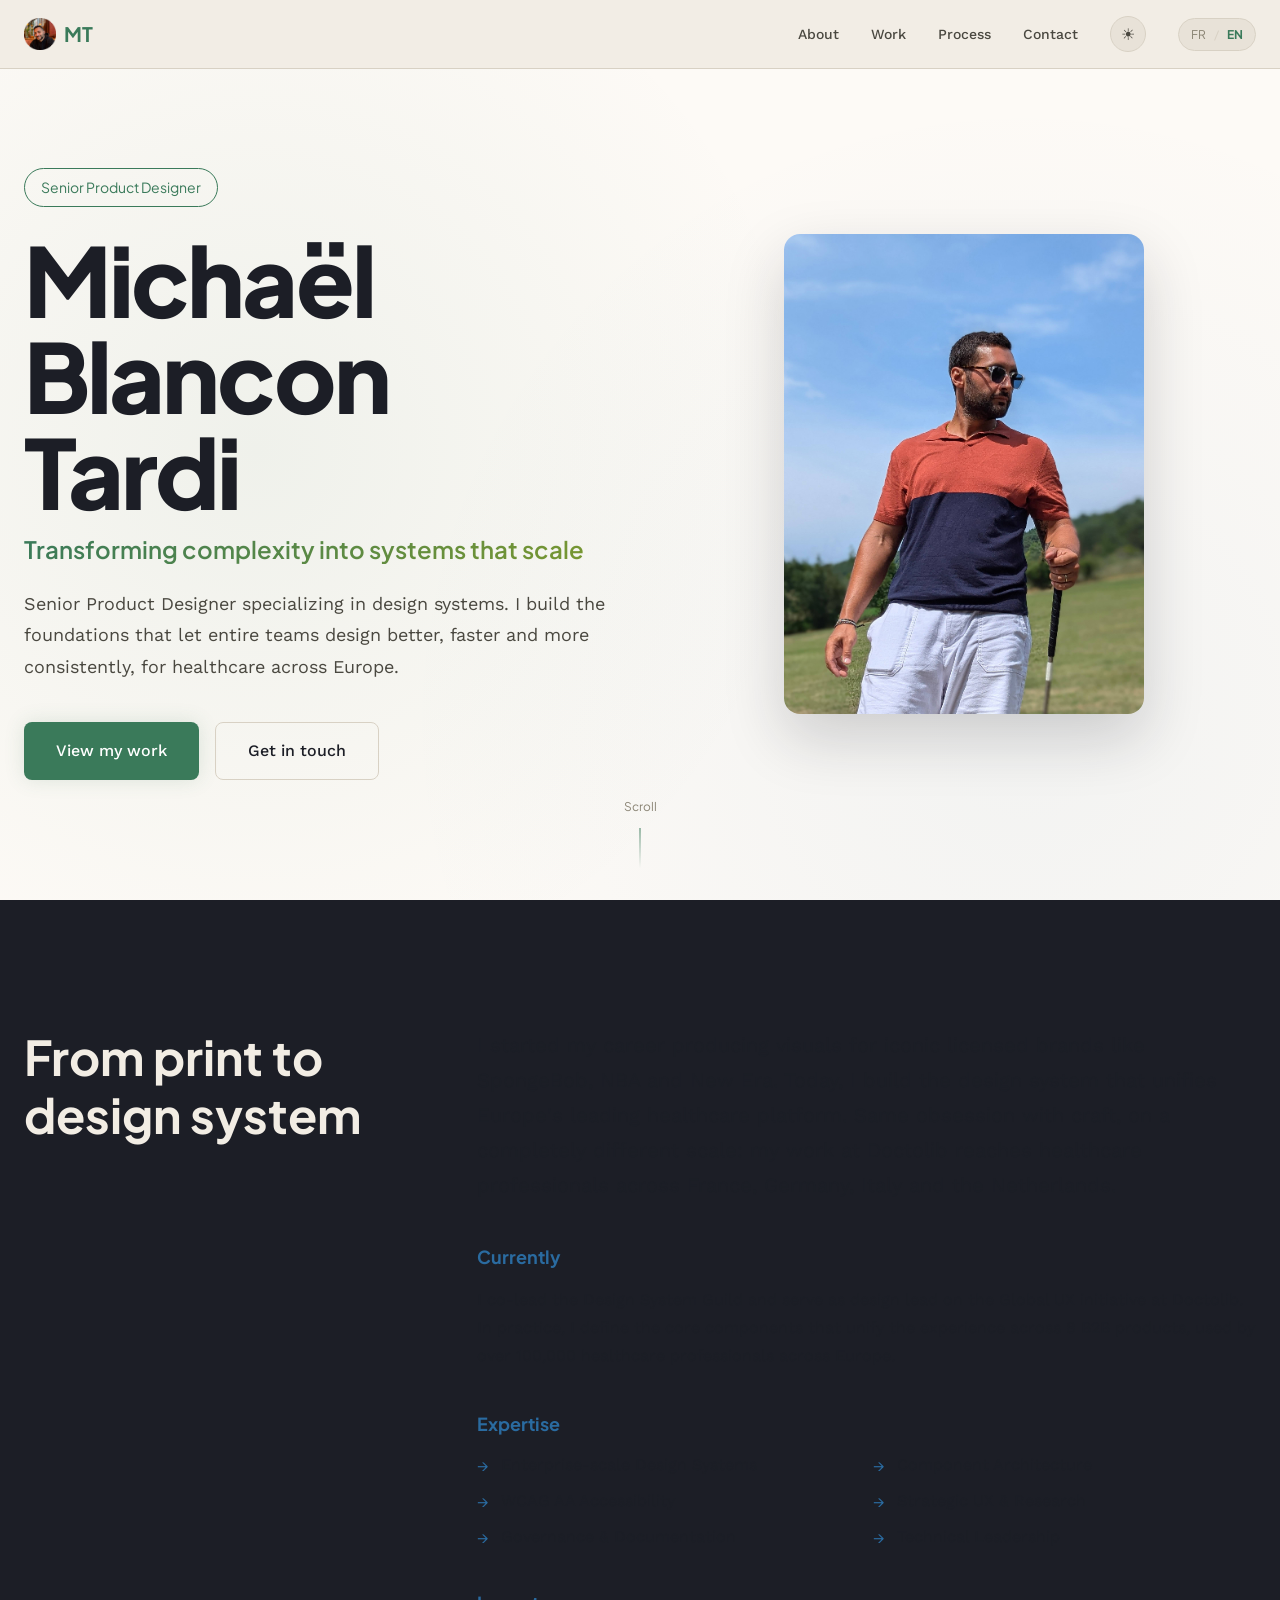
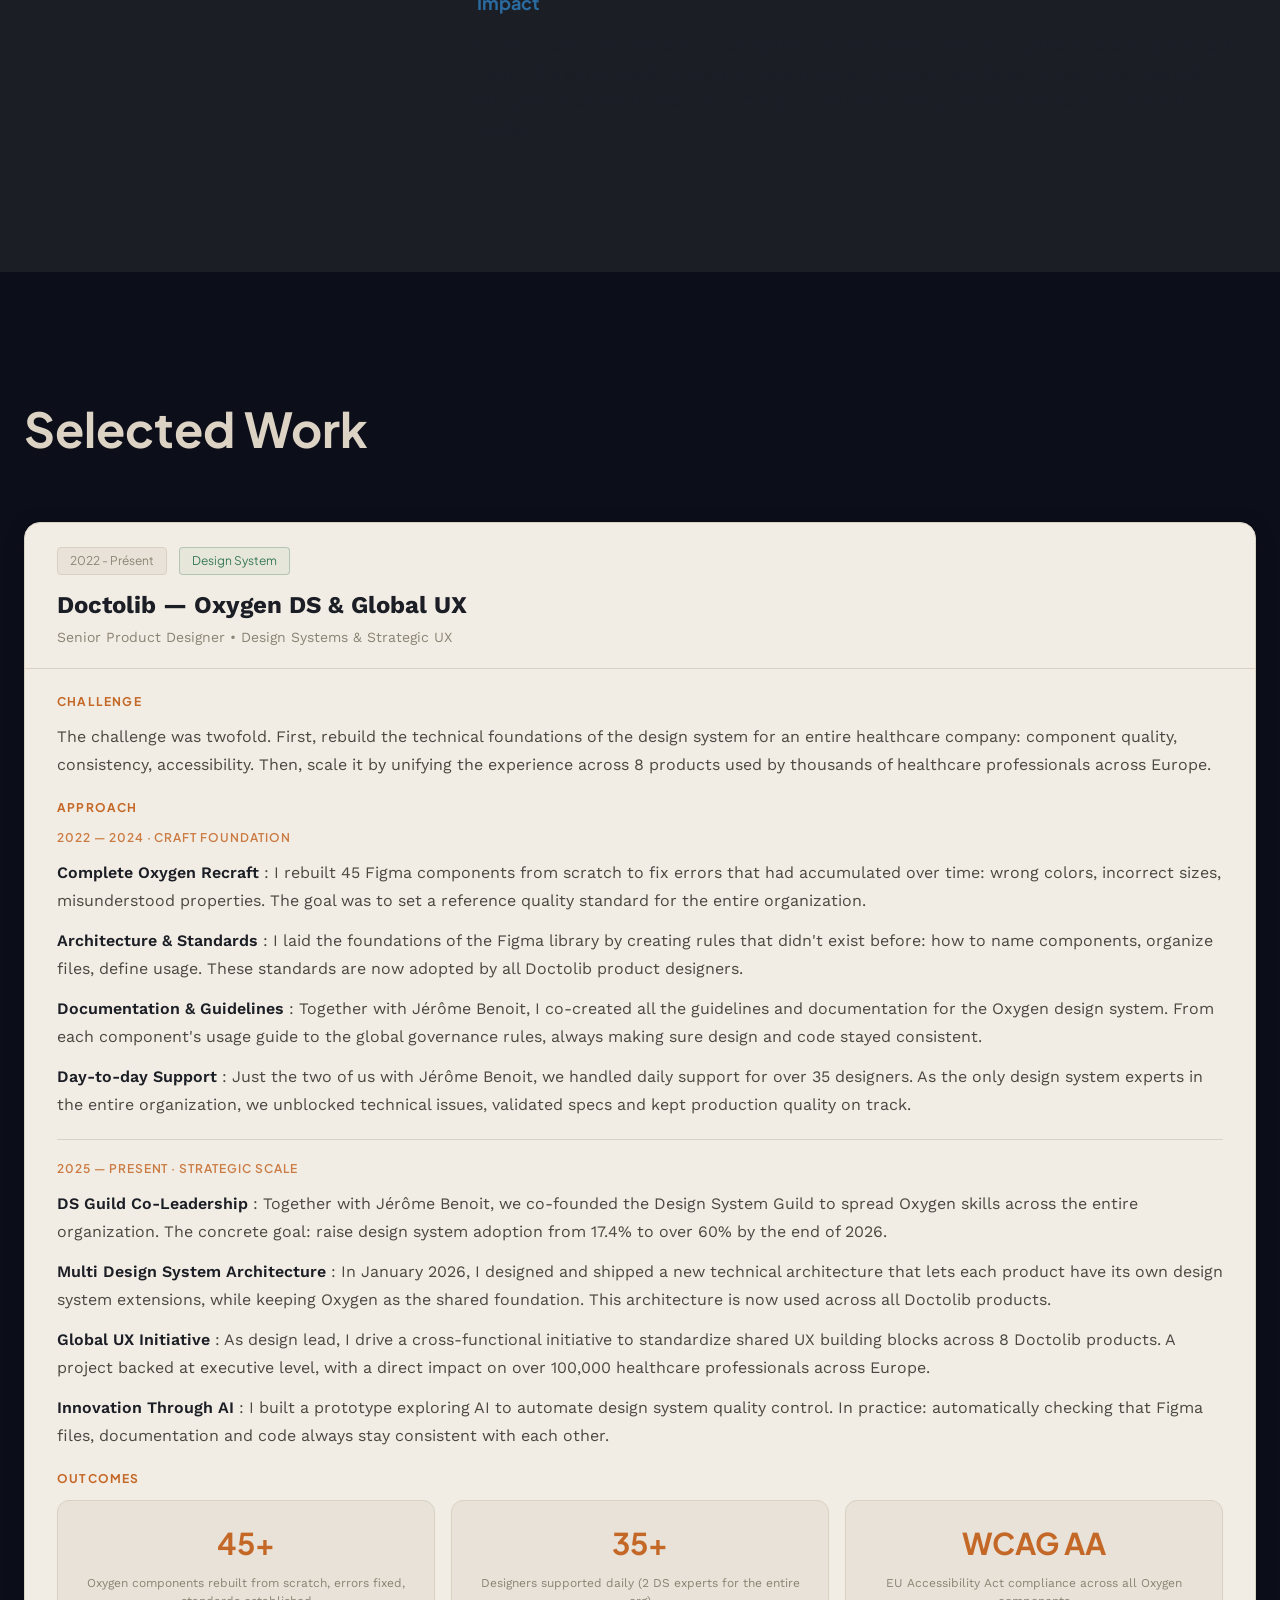
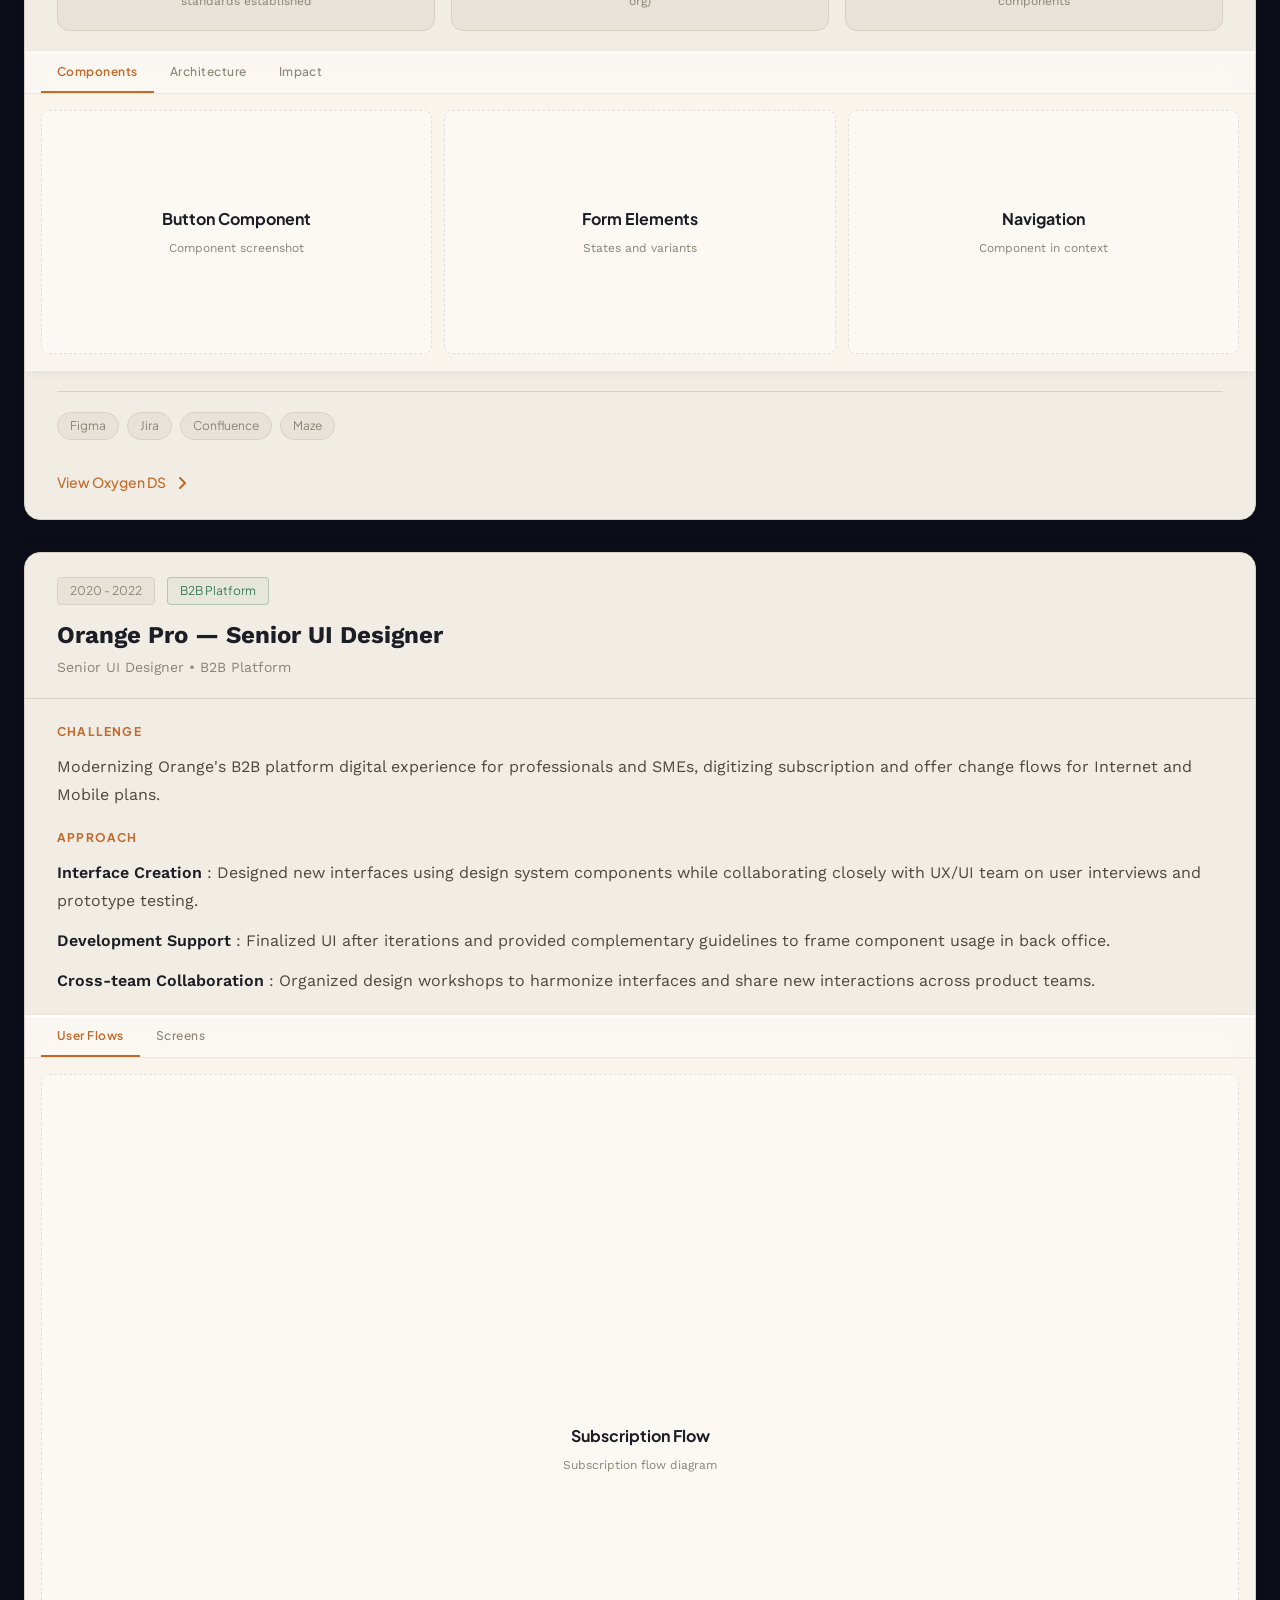
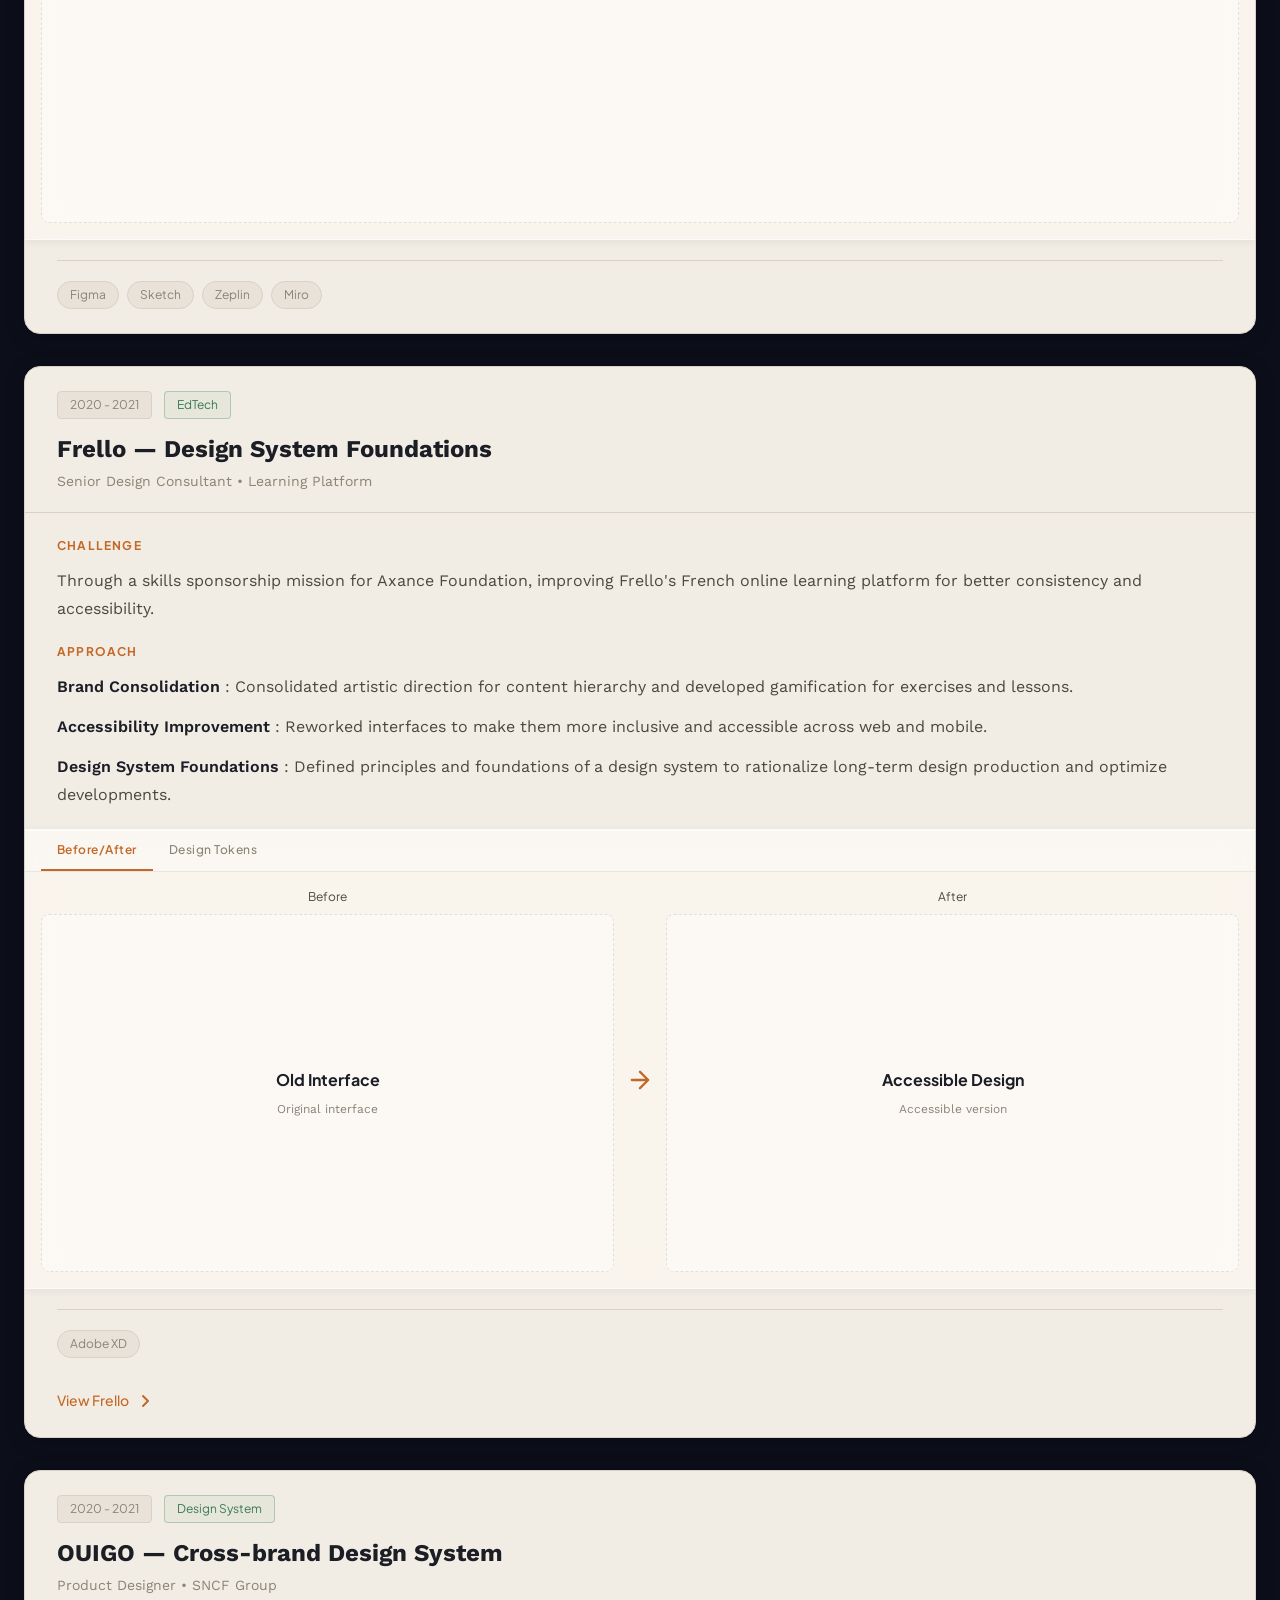
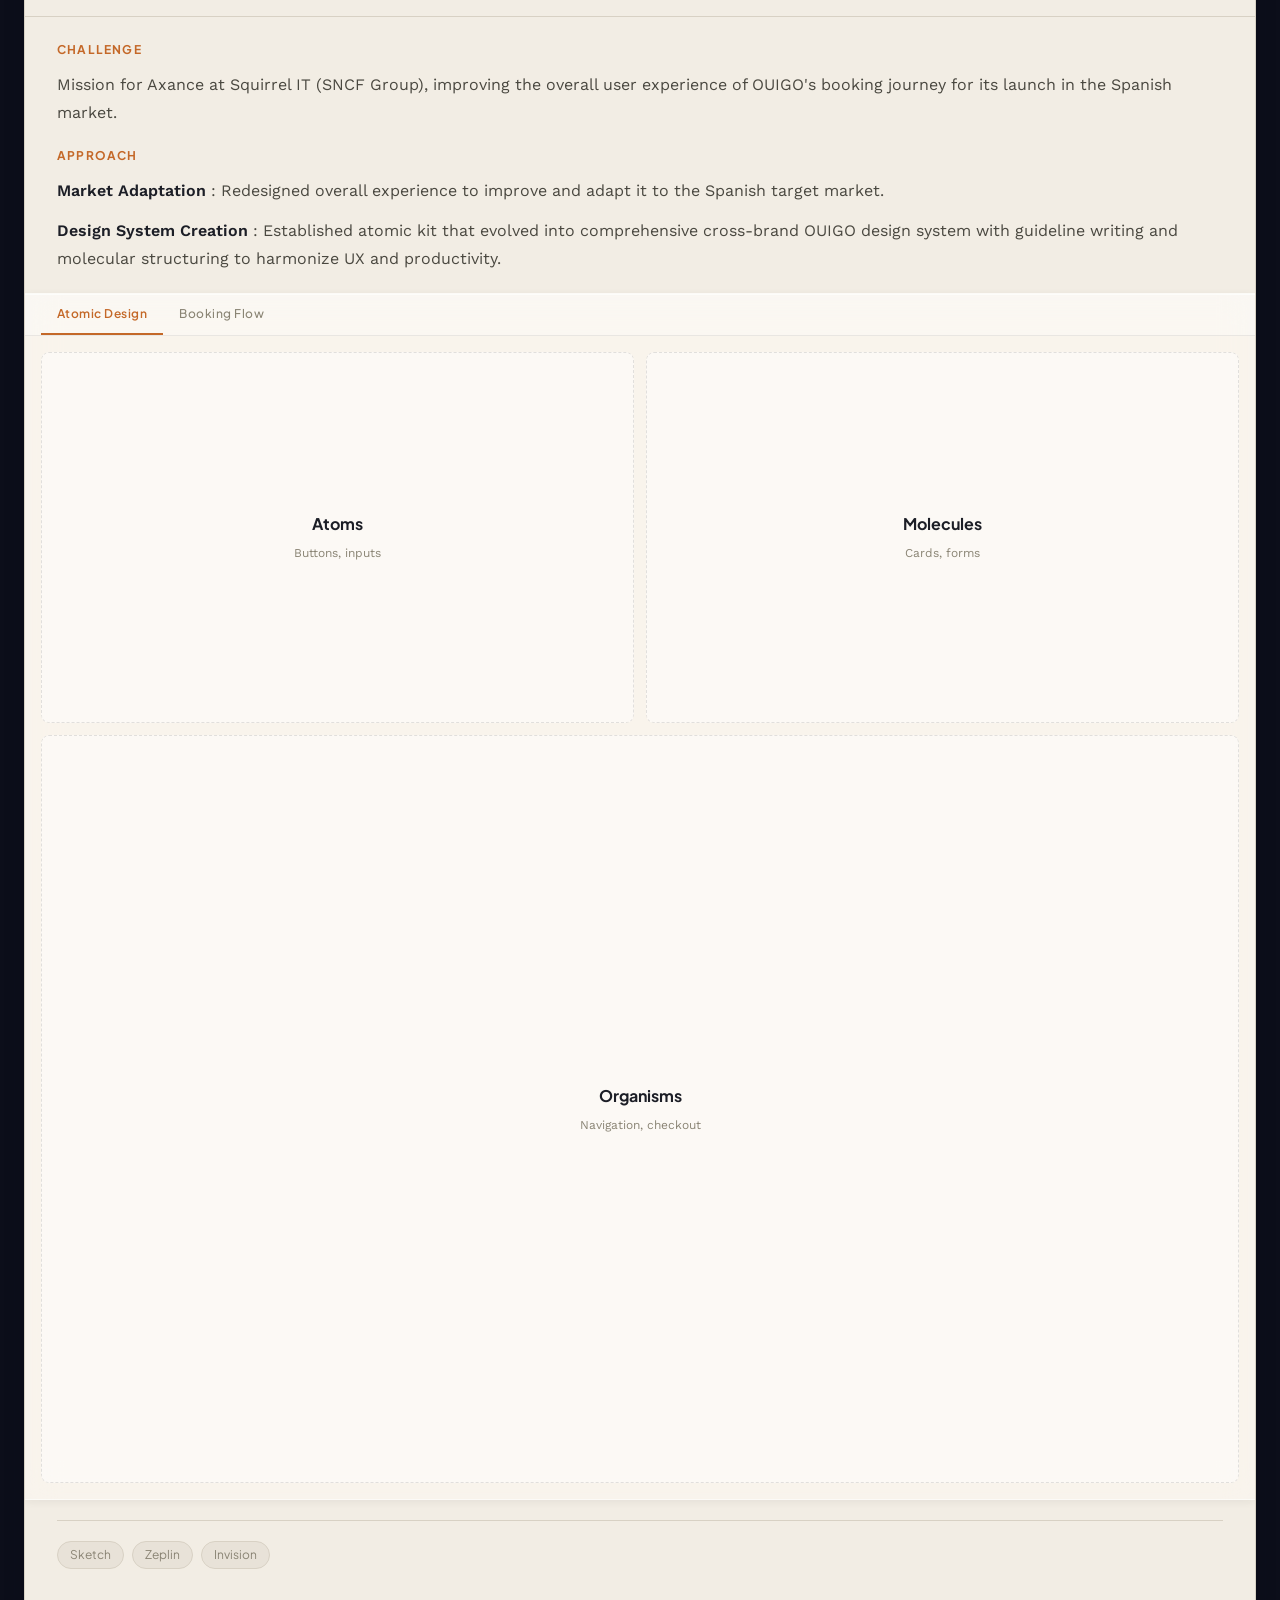
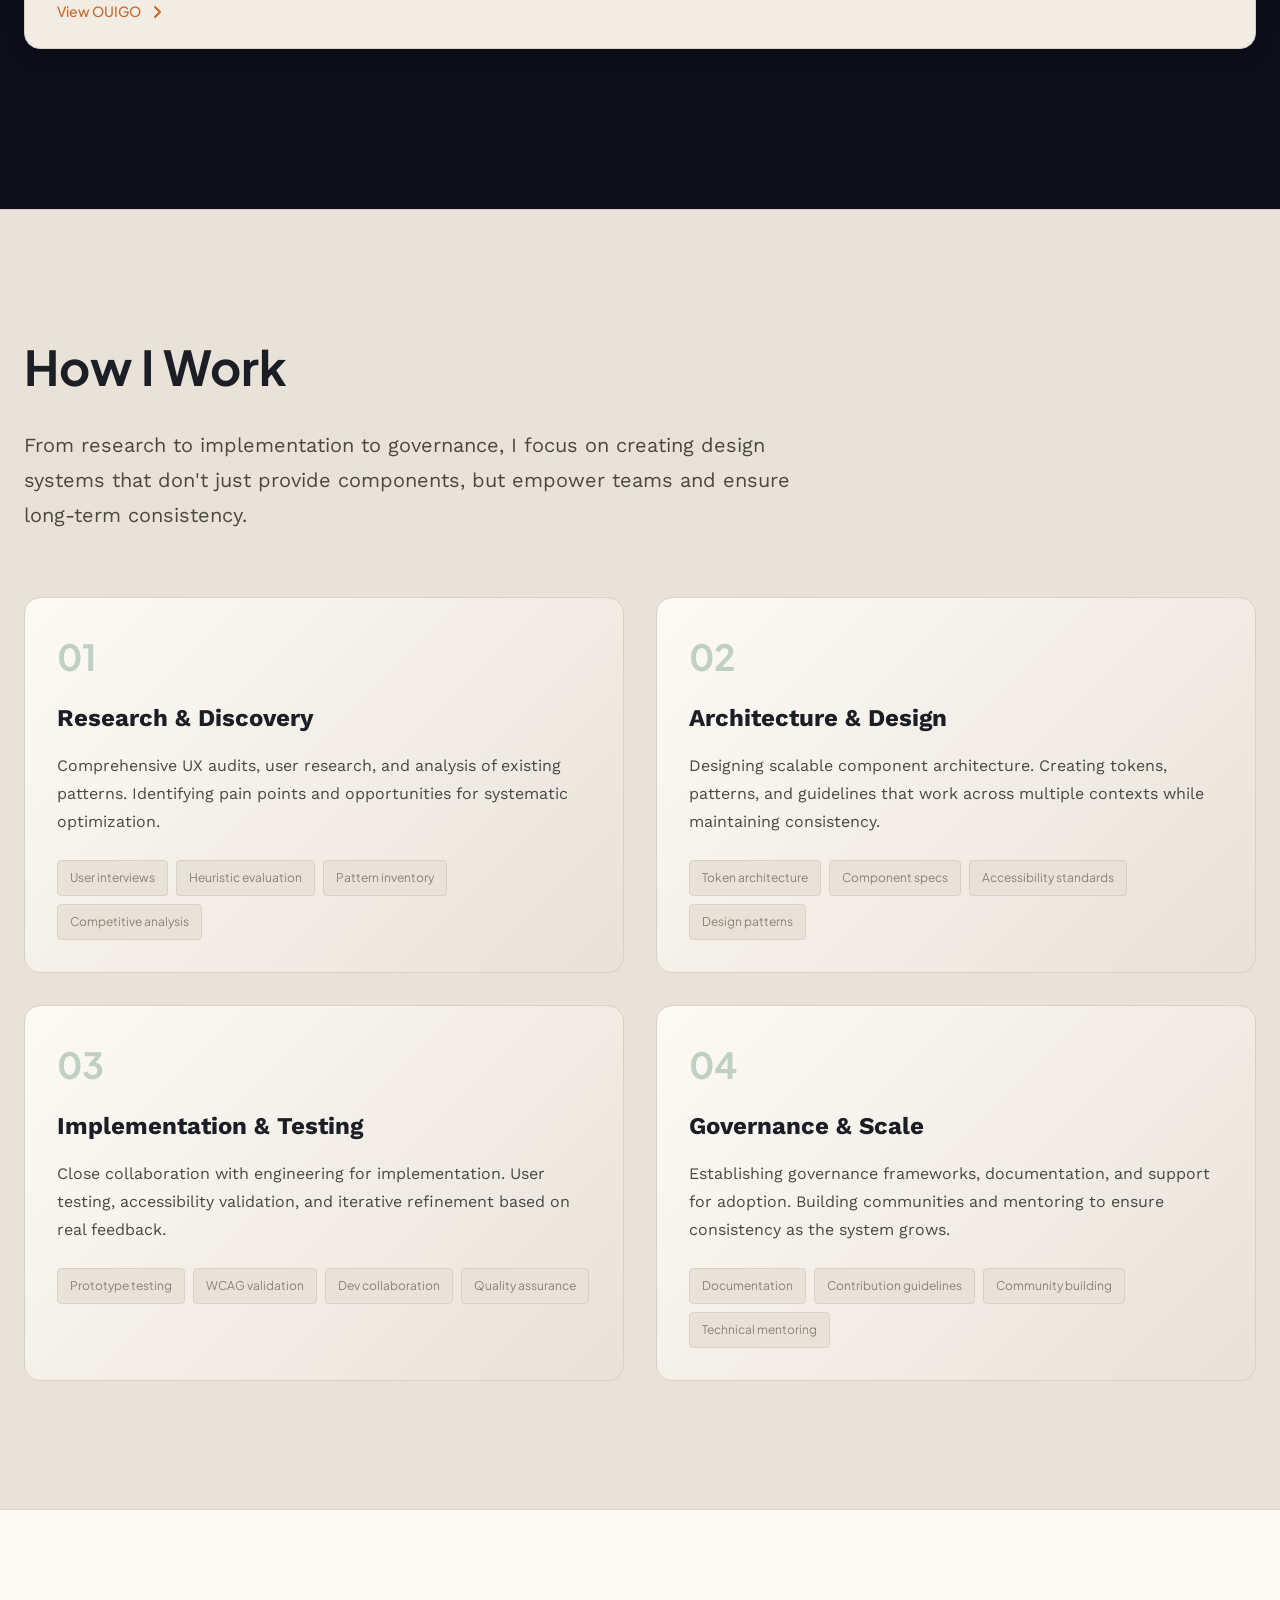
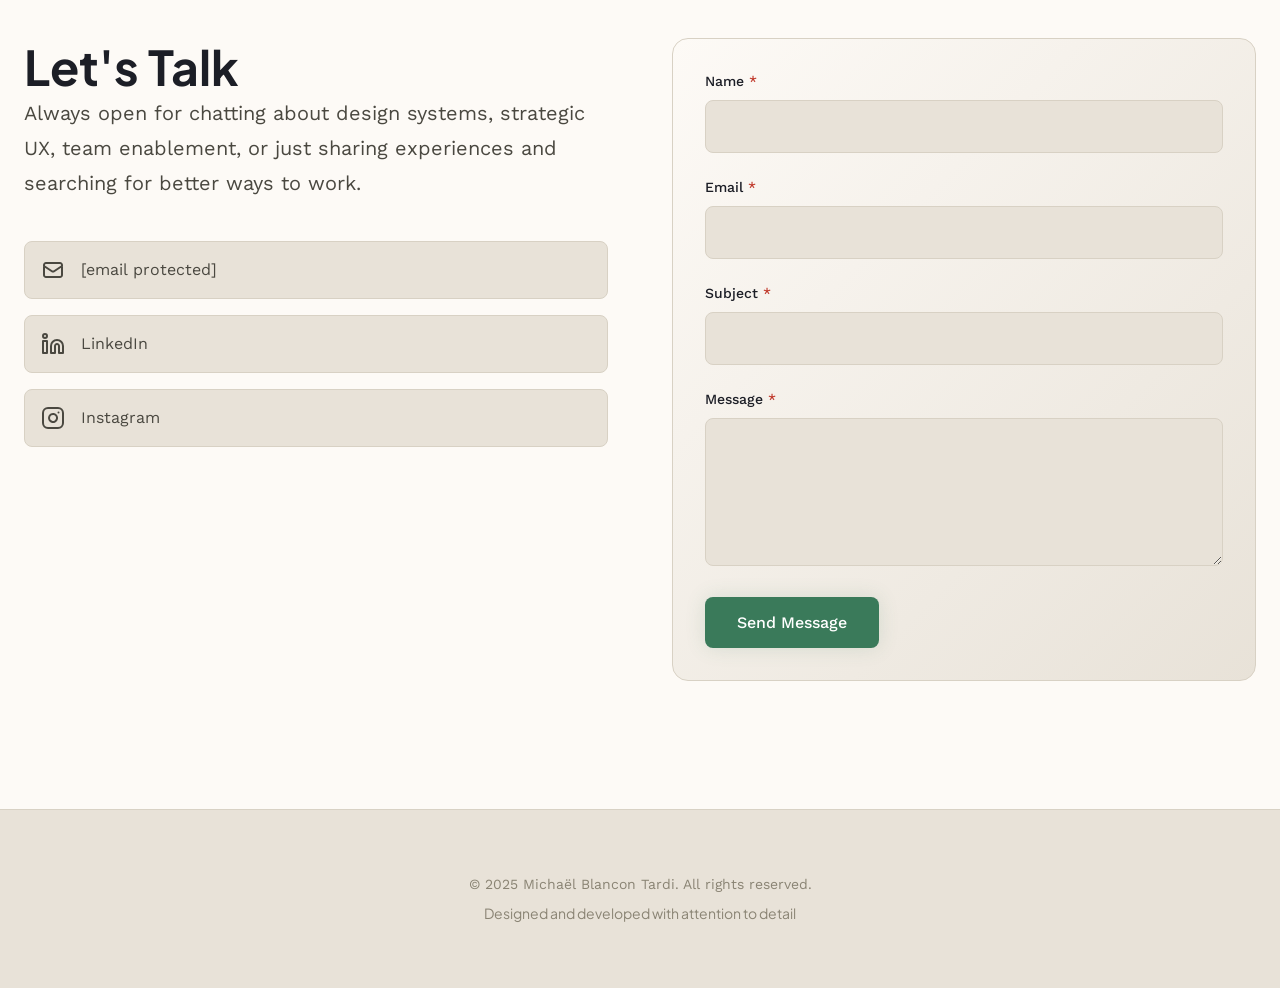
<file: index.html>
<!DOCTYPE html>
<html lang="fr">
<head>
    <meta charset="UTF-8">
    <meta name="viewport" content="width=device-width, initial-scale=1.0">
    <title>Michaël Blancon Tardi — Senior Product Designer</title>
    <meta name="description" content="Senior Product Designer specializing in design systems. I build the foundations that let teams design better, faster and more consistently — for healthcare across Europe.">
    <!-- Prevent flash of wrong theme: apply saved theme before CSS renders -->
    <script>try{var t=localStorage.getItem('preferredTheme');if(t)document.documentElement.setAttribute('data-theme',t);}catch(e){}</script>
    <link rel="stylesheet" href="styles.css">
    <link rel="preconnect" href="https://fonts.googleapis.com">
    <link rel="preconnect" href="https://fonts.gstatic.com" crossorigin>
    <link href="https://fonts.googleapis.com/css2?family=Plus+Jakarta+Sans:wght@300;400;500;600;700;800&family=Work+Sans:wght@300;400;500;600&display=swap" rel="stylesheet">
</head>
<body>
    <!-- Navigation -->
    <nav class="nav" id="nav">
        <div class="nav-container">
            <a href="#hero" class="nav-logo">
                <img src="images/photo-avatar.png" alt="" class="nav-avatar" aria-hidden="true" onerror="this.remove()">
                MT
            </a>
            <div class="nav-links">
                <a href="#about" class="nav-link" data-fr="À propos" data-en="About">À propos</a>
                <a href="#work" class="nav-link" data-fr="Projets" data-en="Work">Projets</a>
                <a href="#process" class="nav-link" data-fr="Process" data-en="Process">Process</a>
                <a href="#contact" class="nav-link" data-fr="Contact" data-en="Contact">Contact</a>
                <button type="button" class="theme-toggle" id="themeToggle" aria-label="Toggle dark mode">
                    <span class="theme-icon theme-icon-light">☀</span>
                    <span class="theme-icon theme-icon-dark">☾</span>
                </button>
                <button type="button" class="lang-switch" id="langSwitch" aria-label="Switch language">
                    <span class="lang-option active" data-lang="fr">FR</span>
                    <span class="lang-divider">/</span>
                    <span class="lang-option" data-lang="en">EN</span>
                </button>
            </div>
            <button class="mobile-menu-btn" id="mobileMenuBtn" aria-label="Menu">
                <span></span>
                <span></span>
                <span></span>
            </button>
        </div>
    </nav>

    <!-- Hero Section -->
    <section class="hero" id="hero">
        <div class="container">
            <div class="hero-grid">
                <div class="hero-content">
                    <div class="hero-label">
                        <span data-fr="Senior Product Designer" data-en="Senior Product Designer">Senior Product Designer</span>
                    </div>
                    <h1 class="hero-name">Michaël<br>Blancon Tardi</h1>
                    <p class="hero-tagline">
                        <span data-fr="Transformer la complexité en systèmes élégants"
                              data-en="Transforming complexity into systems that scale">
                            Transformer la complexité en systèmes élégants
                        </span>
                    </p>
                    <p class="hero-description">
                        <span data-fr="Senior Product Designer spécialisé en design systems. Je construis les fondations qui permettent à des équipes entières de concevoir mieux, plus vite et de façon cohérente, au service de la santé en Europe."
                              data-en="Senior Product Designer specializing in design systems. I build the foundations that let entire teams design better, faster and more consistently, for healthcare across Europe.">
                            Senior Product Designer spécialisé en design systems. Je construis les fondations qui permettent à des équipes entières de concevoir mieux, plus vite et de façon cohérente, au service de la santé en Europe.
                        </span>
                    </p>
                    <div class="hero-cta">
                        <a href="#work" class="btn btn-primary" data-fr="Voir mes projets" data-en="View my work">Voir mes projets</a>
                        <a href="#contact" class="btn btn-secondary" data-fr="Me contacter" data-en="Get in touch">Me contacter</a>
                    </div>
                </div>
                <div class="hero-visual">
                    <img src="images/photo-hero.jpg"
                         alt="Michaël Blancon Tardi"
                         class="hero-photo"
                         loading="eager"
                         onerror="this.style.display='none'">
                    <div class="hero-monogram" aria-hidden="true">MB</div>
                </div>
            </div>
        </div>
        <div class="scroll-indicator">
            <span data-fr="Défiler" data-en="Scroll">Défiler</span>
            <div class="scroll-line"></div>
        </div>
    </section>

    <!-- About Section -->
    <section class="about" id="about">
        <div class="container">
            <div class="about-grid">
                <div class="about-intro">
                    <h2 class="section-title">
                        <span data-fr="Du print au" data-en="From print to">Du print au</span><br>
                        <span data-fr="design system" data-en="design system">design system</span>
                    </h2>
                </div>
                <div class="about-content">
                    <p class="lead-text">
                        <span data-fr="J'ai commencé ma carrière en produisant des visuels pour des licences iconiques comme SpongeBob, NBA ou New Era. Aujourd'hui, je construis le design system qui unifie la première plateforme de santé d'Europe. Le même souci du détail, sur une échelle et un impact complètement différents : mon travail chez Doctolib touche des professionnels de santé en France, Allemagne, Italie et aux Pays-Bas."
                              data-en="I started my career producing visuals for iconic licensed brands like SpongeBob, NBA and New Era. Today, I build the design system that unifies Europe's leading healthcare platform. Same obsession with craft, on a completely different scale: my work at Doctolib reaches healthcare professionals across France, Germany, Italy and the Netherlands.">
                            J'ai commencé ma carrière en produisant des visuels pour des licences iconiques comme SpongeBob, NBA ou New Era. Aujourd'hui, je construis le design system qui unifie la première plateforme de santé d'Europe. Le même souci du détail, sur une échelle et un impact complètement différents : mon travail chez Doctolib touche des professionnels de santé en France, Allemagne, Italie et aux Pays-Bas.
                        </span>
                    </p>
                    <div class="about-details">
                        <div class="detail-block">
                            <h3 data-fr="Actuellement" data-en="Currently">Actuellement</h3>
                            <p>
                                <span data-fr="Je co-dirige la Design System Guild et j'assure le design lead sur l'initiative Global UX chez Doctolib. Concrètement, je définis les composants qui permettent d'unifier l'expérience sur 8 produits B2B, utilisés par plus de 100 000 professionnels de santé en Europe."
                                      data-en="I co-lead the Design System Guild and serve as design lead on the Global UX initiative at Doctolib. In practice, I define the core components that unify the experience across 8 B2B products, used by over 100,000 healthcare professionals across Europe.">
                                    Je co-dirige la Design System Guild et j'assure le design lead sur l'initiative Global UX chez Doctolib. Concrètement, je définis les composants qui permettent d'unifier l'expérience sur 8 produits B2B, utilisés par plus de 100 000 professionnels de santé en Europe.
                                </span>
                            </p>
                        </div>
                        <div class="detail-block">
                            <h3 data-fr="Expertise" data-en="Expertise">Expertise</h3>
                            <ul class="expertise-list">
                                <li data-fr="Design Systems à grande échelle" data-en="Enterprise-scale Design Systems">Design Systems à grande échelle</li>
                                <li data-fr="Architecture de composants" data-en="Component Architecture">Architecture de composants</li>
                                <li data-fr="Accessibilité WCAG AA" data-en="WCAG AA Accessibility">Accessibilité WCAG AA</li>
                                <li data-fr="UX stratégique & Research" data-en="Strategic UX & Research">UX stratégique & Research</li>
                                <li data-fr="Gouvernance & Documentation" data-en="Governance & Documentation">Gouvernance & Documentation</li>
                                <li data-fr="Leadership technique" data-en="Technical Leadership">Leadership technique</li>
                            </ul>
                        </div>
                        <div class="detail-block">
                            <h3 data-fr="Impact" data-en="Impact">Impact</h3>
                            <p>
                                <span data-fr="Dans les logiciels de santé, chaque clic compte : c'est du temps retiré aux soins des patients. À Doctolib, j'ai reconstruit l'ensemble du design system pour le rendre plus cohérent et plus rapide à utiliser, en respectant les standards d'accessibilité européens. L'objectif : permettre aux professionnels de santé de se concentrer sur ce qui compte vraiment."
                                      data-en="In healthcare software, every click matters: it's time taken away from patient care. At Doctolib, I rebuilt the entire design system to make it more consistent and faster to use, while meeting European accessibility standards. The goal: let healthcare professionals focus on what truly matters.">
                                    Dans les logiciels de santé, chaque clic compte : c'est du temps retiré aux soins des patients. À Doctolib, j'ai reconstruit l'ensemble du design system pour le rendre plus cohérent et plus rapide à utiliser, en respectant les standards d'accessibilité européens. L'objectif : permettre aux professionnels de santé de se concentrer sur ce qui compte vraiment.
                                </span>
                            </p>
                        </div>
                    </div>
                </div>
            </div>
        </div>
    </section>

    <!-- Work Section -->
    <section class="work" id="work">
        <div class="container">
            <h2 class="section-title" data-fr="Projets sélectionnés" data-en="Selected Work">Projets sélectionnés</h2>
            
            <!-- Project 1: Doctolib -->
            <article class="project">
                <div class="project-header">
                    <div class="project-meta">
                        <span class="project-year">2022 - Présent</span>
                        <span class="project-type" data-fr="Design System" data-en="Design System">Design System</span>
                    </div>
                    <h3 class="project-title">Doctolib — Oxygen DS & Global UX</h3>
                    <p class="project-role">
                        <span data-fr="Senior Product Designer • Design Systems & UX Stratégique" 
                              data-en="Senior Product Designer • Design Systems & Strategic UX">
                            Senior Product Designer • Design Systems & UX Stratégique
                        </span>
                    </p>
                </div>
                <div class="project-content">
                    <div class="project-challenge">
                        <h4 data-fr="Challenge" data-en="Challenge">Challenge</h4>
                        <p>
                            <span data-fr="Le défi était double. D'abord, reconstruire les bases techniques du design system pour toute une entreprise de santé : qualité des composants, cohérence, accessibilité. Ensuite, passer à l'échelle en unifiant l'expérience sur 8 produits utilisés par des milliers de professionnels de santé en Europe."
                                  data-en="The challenge was twofold. First, rebuild the technical foundations of the design system for an entire healthcare company: component quality, consistency, accessibility. Then, scale it by unifying the experience across 8 products used by thousands of healthcare professionals across Europe.">
                                Le défi était double. D'abord, reconstruire les bases techniques du design system pour toute une entreprise de santé : qualité des composants, cohérence, accessibilité. Ensuite, passer à l'échelle en unifiant l'expérience sur 8 produits utilisés par des milliers de professionnels de santé en Europe.
                            </span>
                        </p>
                    </div>
                    <div class="project-approach">
                        <h4 data-fr="Approche" data-en="Approach">Approche</h4>

                        <!-- Chapter 1 -->
                        <div class="project-chapter">
                            <h5 class="chapter-label">
                                <span data-fr="2022 — 2024 · Fondation Craft" data-en="2022 — 2024 · Craft Foundation">2022 — 2024 · Fondation Craft</span>
                            </h5>
                            <ul class="approach-list">
                                <li>
                                    <strong data-fr="Recrafting complet d'Oxygen" data-en="Complete Oxygen Recraft">Recrafting complet d'Oxygen</strong>
                                    <span data-fr=" : J'ai reconstruit 45 composants Figma de A à Z pour corriger les erreurs accumulées au fil du temps : mauvaise utilisation des couleurs, tailles incorrectes, propriétés mal comprises. L'objectif était d'établir un niveau de qualité de référence pour toute l'organisation."
                                          data-en=" : I rebuilt 45 Figma components from scratch to fix errors that had accumulated over time: wrong colors, incorrect sizes, misunderstood properties. The goal was to set a reference quality standard for the entire organization.">
                                         : J'ai reconstruit 45 composants Figma de A à Z pour corriger les erreurs accumulées au fil du temps : mauvaise utilisation des couleurs, tailles incorrectes, propriétés mal comprises. L'objectif était d'établir un niveau de qualité de référence pour toute l'organisation.
                                    </span>
                                </li>
                                <li>
                                    <strong data-fr="Architecture & Standards" data-en="Architecture & Standards">Architecture & Standards</strong>
                                    <span data-fr=" : J'ai posé les bases de la librairie Figma en créant des règles qui n'existaient pas auparavant : comment nommer les composants, organiser les fichiers, définir les usages. Ces standards sont aujourd'hui adoptés par tous les designers produit de Doctolib."
                                          data-en=" : I laid the foundations of the Figma library by creating rules that didn't exist before: how to name components, organize files, define usage. These standards are now adopted by all Doctolib product designers.">
                                         : J'ai posé les bases de la librairie Figma en créant des règles qui n'existaient pas auparavant : comment nommer les composants, organiser les fichiers, définir les usages. Ces standards sont aujourd'hui adoptés par tous les designers produit de Doctolib.
                                    </span>
                                </li>
                                <li>
                                    <strong data-fr="Documentation & Guidelines" data-en="Documentation & Guidelines">Documentation & Guidelines</strong>
                                    <span data-fr=" : Avec Jérôme Benoit, j'ai co-créé l'intégralité des guidelines et de la documentation du design system Oxygen. Du mode d'emploi de chaque composant aux règles globales de gouvernance, en veillant à ce que le design et le code restent toujours cohérents."
                                          data-en=" : Together with Jérôme Benoit, I co-created all the guidelines and documentation for the Oxygen design system. From each component's usage guide to the global governance rules, always making sure design and code stayed consistent.">
                                         : Avec Jérôme Benoit, j'ai co-créé l'intégralité des guidelines et de la documentation du design system Oxygen. Du mode d'emploi de chaque composant aux règles globales de gouvernance, en veillant à ce que le design et le code restent toujours cohérents.
                                    </span>
                                </li>
                                <li>
                                    <strong data-fr="Support terrain" data-en="Day-to-day Support">Support terrain</strong>
                                    <span data-fr=" : À deux avec Jérôme Benoit, nous assurions le support quotidien pour plus de 35 designers. Seuls experts design system dans toute l'organisation, nous débloquions les problèmes techniques, validions les specs et maintenions la qualité en production."
                                          data-en=" : Just the two of us with Jérôme Benoit, we handled daily support for over 35 designers. As the only design system experts in the entire organization, we unblocked technical issues, validated specs and kept production quality on track.">
                                         : À deux avec Jérôme Benoit, nous assurions le support quotidien pour plus de 35 designers. Seuls experts design system dans toute l'organisation, nous débloquions les problèmes techniques, validions les specs et maintenions la qualité en production.
                                    </span>
                                </li>
                            </ul>
                        </div>

                        <!-- Chapter 2 -->
                        <div class="project-chapter">
                            <h5 class="chapter-label">
                                <span data-fr="2025 — Présent · Scale Stratégique" data-en="2025 — Present · Strategic Scale">2025 — Présent · Scale Stratégique</span>
                            </h5>
                            <ul class="approach-list">
                                <li>
                                    <strong data-fr="DS Guild Co-Leadership" data-en="DS Guild Co-Leadership">DS Guild Co-Leadership</strong>
                                    <span data-fr=" : Avec Jérôme Benoit, nous avons co-fondé la Design System Guild pour diffuser les compétences Oxygen à travers toute l'organisation. L'objectif concret : faire passer le taux d'adoption du design system de 17,4% à plus de 60% d'ici fin 2026."
                                          data-en=" : Together with Jérôme Benoit, we co-founded the Design System Guild to spread Oxygen skills across the entire organization. The concrete goal: raise design system adoption from 17.4% to over 60% by the end of 2026.">
                                         : Avec Jérôme Benoit, nous avons co-fondé la Design System Guild pour diffuser les compétences Oxygen à travers toute l'organisation. L'objectif concret : faire passer le taux d'adoption du design system de 17,4% à plus de 60% d'ici fin 2026.
                                    </span>
                                </li>
                                <li>
                                    <strong data-fr="Multi Design System Architecture" data-en="Multi Design System Architecture">Multi Design System Architecture</strong>
                                    <span data-fr=" : En janvier 2026, j'ai conçu et mis en production une nouvelle architecture technique qui permet à chaque produit d'avoir ses propres extensions de design system, tout en conservant Oxygen comme base commune. Cette architecture est aujourd'hui utilisée par tous les produits Doctolib."
                                          data-en=" : In January 2026, I designed and shipped a new technical architecture that lets each product have its own design system extensions, while keeping Oxygen as the shared foundation. This architecture is now used across all Doctolib products.">
                                         : En janvier 2026, j'ai conçu et mis en production une nouvelle architecture technique qui permet à chaque produit d'avoir ses propres extensions de design system, tout en conservant Oxygen comme base commune. Cette architecture est aujourd'hui utilisée par tous les produits Doctolib.
                                    </span>
                                </li>
                                <li>
                                    <strong data-fr="Global UX Initiative" data-en="Global UX Initiative">Global UX Initiative</strong>
                                    <span data-fr=" : En tant que design lead, je pilote une initiative transversale pour standardiser les briques UX communes à travers 8 produits Doctolib. Un projet porté au niveau de la direction, avec un impact direct ciblé sur plus de 100 000 professionnels de santé en Europe."
                                          data-en=" : As design lead, I drive a cross-functional initiative to standardize shared UX building blocks across 8 Doctolib products. A project backed at executive level, with a direct impact on over 100,000 healthcare professionals across Europe.">
                                         : En tant que design lead, je pilote une initiative transversale pour standardiser les briques UX communes à travers 8 produits Doctolib. Un projet porté au niveau de la direction, avec un impact direct ciblé sur plus de 100 000 professionnels de santé en Europe.
                                    </span>
                                </li>
                                <li>
                                    <strong data-fr="Innovation via l'IA" data-en="Innovation Through AI">Innovation via l'IA</strong>
                                    <span data-fr=" : J'ai construit un prototype explorant l'IA pour automatiser le contrôle qualité du design system. Concrètement : vérifier automatiquement que les fichiers Figma, la documentation et le code restent toujours cohérents entre eux."
                                          data-en=" : I built a prototype exploring AI to automate design system quality control. In practice: automatically checking that Figma files, documentation and code always stay consistent with each other.">
                                         : J'ai construit un prototype explorant l'IA pour automatiser le contrôle qualité du design system. Concrètement : vérifier automatiquement que les fichiers Figma, la documentation et le code restent toujours cohérents entre eux.
                                    </span>
                                </li>
                            </ul>
                        </div>
                    </div>
                    <div class="project-outcomes">
                        <h4 data-fr="Résultats" data-en="Outcomes">Résultats</h4>
                        <div class="outcomes-grid">
                            <div class="outcome-card">
                                <div class="outcome-number">45+</div>
                                <p data-fr="Composants Oxygen reconstruits de zéro, erreurs corrigées, standards établis" data-en="Oxygen components rebuilt from scratch, errors fixed, standards established">Composants Oxygen reconstruits de zéro, erreurs corrigées, standards établis</p>
                            </div>
                            <div class="outcome-card">
                                <div class="outcome-number">35+</div>
                                <p data-fr="Designers accompagnés quotidiennement (2 experts DS pour toute l'org)" data-en="Designers supported daily (2 DS experts for the entire org)">Designers accompagnés quotidiennement (2 experts DS pour toute l'org)</p>
                            </div>
                            <div class="outcome-card">
                                <div class="outcome-number">WCAG AA</div>
                                <p data-fr="Conformité EU Accessibility Act sur tous les composants Oxygen" data-en="EU Accessibility Act compliance across all Oxygen components">Conformité EU Accessibility Act sur tous les composants Oxygen</p>
                            </div>
                        </div>
                    </div>
                    <!-- Project Visuals -->
                    <div class="project-visuals">
                        <div class="visual-tabs">
                            <button class="visual-tab active" data-tab="components" data-fr="Composants" data-en="Components">Composants</button>
                            <button class="visual-tab" data-tab="system" data-fr="Architecture" data-en="Architecture">Architecture</button>
                            <button class="visual-tab" data-tab="impact" data-fr="Impact" data-en="Impact">Impact</button>
                        </div>
                        <div class="visual-content">
                            <div class="visual-panel active" data-panel="components">
                                <div class="visual-grid components-showcase">
                                    <div class="visual-item">
                                        <div class="visual-placeholder">
                                            <span class="placeholder-text">Button Component</span>
                                            <span class="placeholder-hint" data-fr="Screenshot de composants" data-en="Component screenshot">Screenshot de composants</span>
                                        </div>
                                    </div>
                                    <div class="visual-item">
                                        <div class="visual-placeholder">
                                            <span class="placeholder-text">Form Elements</span>
                                            <span class="placeholder-hint" data-fr="États et variants" data-en="States and variants">États et variants</span>
                                        </div>
                                    </div>
                                    <div class="visual-item">
                                        <div class="visual-placeholder">
                                            <span class="placeholder-text">Navigation</span>
                                            <span class="placeholder-hint" data-fr="Composant en contexte" data-en="Component in context">Composant en contexte</span>
                                        </div>
                                    </div>
                                </div>
                            </div>
                            <div class="visual-panel" data-panel="system">
                                <div class="visual-grid system-architecture">
                                    <div class="visual-item full-width">
                                        <div class="visual-placeholder">
                                            <span class="placeholder-text">Design System Architecture</span>
                                            <span class="placeholder-hint" data-fr="Schéma tokens → composants → patterns" data-en="Schema tokens → components → patterns">Schéma tokens → composants → patterns</span>
                                        </div>
                                    </div>
                                </div>
                            </div>
                            <div class="visual-panel" data-panel="impact">
                                <div class="visual-grid before-after">
                                    <div class="visual-item">
                                        <div class="visual-label" data-fr="Avant" data-en="Before">Avant</div>
                                        <div class="visual-placeholder">
                                            <span class="placeholder-text">Inconsistent UI</span>
                                            <span class="placeholder-hint" data-fr="État initial" data-en="Initial state">État initial</span>
                                        </div>
                                    </div>
                                    <div class="visual-divider">
                                        <svg width="24" height="24" viewBox="0 0 24 24" fill="none">
                                            <path d="M5 12H19M19 12L12 5M19 12L12 19" stroke="currentColor" stroke-width="2" stroke-linecap="round" stroke-linejoin="round"/>
                                        </svg>
                                    </div>
                                    <div class="visual-item">
                                        <div class="visual-label" data-fr="Après" data-en="After">Après</div>
                                        <div class="visual-placeholder">
                                            <span class="placeholder-text">Unified System</span>
                                            <span class="placeholder-hint" data-fr="Avec Oxygen DS" data-en="With Oxygen DS">Avec Oxygen DS</span>
                                        </div>
                                    </div>
                                </div>
                            </div>
                        </div>
                    </div>
                    
                    <div class="project-tools">
                        <span class="tool">Figma</span>
                        <span class="tool">Jira</span>
                        <span class="tool">Confluence</span>
                        <span class="tool">Maze</span>
                    </div>
                    <a href="https://oxygen.doctolib.design/" class="project-link" target="_blank" rel="noopener">
                        <span data-fr="Voir Oxygen DS" data-en="View Oxygen DS">Voir Oxygen DS</span>
                        <svg width="16" height="16" viewBox="0 0 16 16" fill="none">
                            <path d="M6 3L11 8L6 13" stroke="currentColor" stroke-width="2" stroke-linecap="round" stroke-linejoin="round"/>
                        </svg>
                    </a>
                </div>
            </article>

            <!-- Project 2: Orange Pro -->
            <article class="project">
                <div class="project-header">
                    <div class="project-meta">
                        <span class="project-year">2020 - 2022</span>
                        <span class="project-type" data-fr="B2B Platform" data-en="B2B Platform">B2B Platform</span>
                    </div>
                    <h3 class="project-title">Orange Pro — Senior UI Designer</h3>
                    <p class="project-role">
                        <span data-fr="Senior UI Designer • Plateforme B2B" 
                              data-en="Senior UI Designer • B2B Platform">
                            Senior UI Designer • Plateforme B2B
                        </span>
                    </p>
                </div>
                <div class="project-content">
                    <div class="project-challenge">
                        <h4 data-fr="Challenge" data-en="Challenge">Challenge</h4>
                        <p>
                            <span data-fr="Moderniser l'expérience digitale de la plateforme B2B d'Orange pour les professionnels et PME, en digitalisant les flux d'abonnement et de changement d'offre pour les forfaits Internet et Mobile."
                                  data-en="Modernizing Orange's B2B platform digital experience for professionals and SMEs, digitizing subscription and offer change flows for Internet and Mobile plans.">
                                Moderniser l'expérience digitale de la plateforme B2B d'Orange pour les professionnels et PME, en digitalisant les flux d'abonnement et de changement d'offre pour les forfaits Internet et Mobile.
                            </span>
                        </p>
                    </div>
                    <div class="project-approach">
                        <h4 data-fr="Approche" data-en="Approach">Approche</h4>
                        <ul class="approach-list">
                            <li>
                                <strong data-fr="Création d'interfaces" data-en="Interface Creation">Création d'interfaces</strong>
                                <span data-fr=" : Conception de nouvelles interfaces utilisant les composants du design system tout en collaborant étroitement avec l'équipe UX/UI sur les interviews utilisateurs et test prototypes."
                                      data-en=" : Designed new interfaces using design system components while collaborating closely with UX/UI team on user interviews and prototype testing.">
                                     : Conception de nouvelles interfaces utilisant les composants du design system tout en collaborant étroitement avec l'équipe UX/UI sur les interviews utilisateurs et test prototypes.
                                </span>
                            </li>
                            <li>
                                <strong data-fr="Support Développement" data-en="Development Support">Support Développement</strong>
                                <span data-fr=" : Finalisation de l'UI après itérations et fourniture de guidelines complémentaires pour cadrer l'usage des composants en back office."
                                      data-en=" : Finalized UI after iterations and provided complementary guidelines to frame component usage in back office.">
                                     : Finalisation de l'UI après itérations et fourniture de guidelines complémentaires pour cadrer l'usage des composants en back office.
                                </span>
                            </li>
                            <li>
                                <strong data-fr="Collaboration Cross-team" data-en="Cross-team Collaboration">Collaboration Cross-team</strong>
                                <span data-fr=" : Organisation d'ateliers design pour harmoniser les interfaces et partager les nouvelles interactions à travers les équipes produit."
                                      data-en=" : Organized design workshops to harmonize interfaces and share new interactions across product teams.">
                                     : Organisation d'ateliers design pour harmoniser les interfaces et partager les nouvelles interactions à travers les équipes produit.
                                </span>
                            </li>
                        </ul>
                    </div>
                    <!-- Project Visuals -->
                    <div class="project-visuals">
                        <div class="visual-tabs">
                            <button class="visual-tab active" data-tab="flows" data-fr="Parcours" data-en="User Flows">Parcours</button>
                            <button class="visual-tab" data-tab="screens" data-fr="Écrans" data-en="Screens">Écrans</button>
                        </div>
                        <div class="visual-content">
                            <div class="visual-panel active" data-panel="flows">
                                <div class="visual-grid flow-showcase">
                                    <div class="visual-item full-width">
                                        <div class="visual-placeholder">
                                            <span class="placeholder-text">Subscription Flow</span>
                                            <span class="placeholder-hint" data-fr="Schéma du parcours d'abonnement" data-en="Subscription flow diagram">Schéma du parcours d'abonnement</span>
                                        </div>
                                    </div>
                                </div>
                            </div>
                            <div class="visual-panel" data-panel="screens">
                                <div class="visual-grid screens-showcase">
                                    <div class="visual-item">
                                        <div class="visual-placeholder">
                                            <span class="placeholder-text">Plan Selection</span>
                                            <span class="placeholder-hint" data-fr="Choix d'offres" data-en="Plan selection">Choix d'offres</span>
                                        </div>
                                    </div>
                                    <div class="visual-item">
                                        <div class="visual-placeholder">
                                            <span class="placeholder-text">Checkout</span>
                                            <span class="placeholder-hint" data-fr="Tunnel de paiement" data-en="Payment flow">Tunnel de paiement</span>
                                        </div>
                                    </div>
                                </div>
                            </div>
                        </div>
                    </div>
                    
                    <div class="project-tools">
                        <span class="tool">Figma</span>
                        <span class="tool">Sketch</span>
                        <span class="tool">Zeplin</span>
                        <span class="tool">Miro</span>
                    </div>
                </div>
            </article>

            <!-- Project 3: Frello -->
            <article class="project">
                <div class="project-header">
                    <div class="project-meta">
                        <span class="project-year">2020 - 2021</span>
                        <span class="project-type" data-fr="EdTech" data-en="EdTech">EdTech</span>
                    </div>
                    <h3 class="project-title">Frello — Design System Foundations</h3>
                    <p class="project-role">
                        <span data-fr="Senior Design Consultant • Plateforme d'apprentissage" 
                              data-en="Senior Design Consultant • Learning Platform">
                            Senior Design Consultant • Plateforme d'apprentissage
                        </span>
                    </p>
                </div>
                <div class="project-content">
                    <div class="project-challenge">
                        <h4 data-fr="Challenge" data-en="Challenge">Challenge</h4>
                        <p>
                            <span data-fr="Via une mission de skills sponsorship pour Axance Foundation, améliorer la plateforme française d'apprentissage en ligne Frello pour une meilleure cohérence et accessibilité."
                                  data-en="Through a skills sponsorship mission for Axance Foundation, improving Frello's French online learning platform for better consistency and accessibility.">
                                Via une mission de skills sponsorship pour Axance Foundation, améliorer la plateforme française d'apprentissage en ligne Frello pour une meilleure cohérence et accessibilité.
                            </span>
                        </p>
                    </div>
                    <div class="project-approach">
                        <h4 data-fr="Approche" data-en="Approach">Approche</h4>
                        <ul class="approach-list">
                            <li>
                                <strong data-fr="Consolidation de marque" data-en="Brand Consolidation">Consolidation de marque</strong>
                                <span data-fr=" : Consolidation de la direction artistique pour la hiérarchie de contenu et développement de la gamification pour exercices et leçons."
                                      data-en=" : Consolidated artistic direction for content hierarchy and developed gamification for exercises and lessons.">
                                     : Consolidation de la direction artistique pour la hiérarchie de contenu et développement de la gamification pour exercices et leçons.
                                </span>
                            </li>
                            <li>
                                <strong data-fr="Amélioration de l'accessibilité" data-en="Accessibility Improvement">Amélioration de l'accessibilité</strong>
                                <span data-fr=" : Refonte des interfaces pour les rendre plus inclusives et accessibles sur web et mobile."
                                      data-en=" : Reworked interfaces to make them more inclusive and accessible across web and mobile.">
                                     : Refonte des interfaces pour les rendre plus inclusives et accessibles sur web et mobile.
                                </span>
                            </li>
                            <li>
                                <strong data-fr="Design System Foundations" data-en="Design System Foundations">Design System Foundations</strong>
                                <span data-fr=" : Définition des principes et fondations d'un design system pour rationaliser la production design long-terme et optimiser les développements."
                                      data-en=" : Defined principles and foundations of a design system to rationalize long-term design production and optimize developments.">
                                     : Définition des principes et fondations d'un design system pour rationaliser la production design long-terme et optimiser les développements.
                                </span>
                            </li>
                        </ul>
                    </div>
                    <!-- Project Visuals -->
                    <div class="project-visuals">
                        <div class="visual-tabs">
                            <button class="visual-tab active" data-tab="before-after" data-fr="Avant/Après" data-en="Before/After">Avant/Après</button>
                            <button class="visual-tab" data-tab="tokens" data-fr="Design Tokens" data-en="Design Tokens">Design Tokens</button>
                        </div>
                        <div class="visual-content">
                            <div class="visual-panel active" data-panel="before-after">
                                <div class="visual-grid before-after">
                                    <div class="visual-item">
                                        <div class="visual-label" data-fr="Avant" data-en="Before">Avant</div>
                                        <div class="visual-placeholder">
                                            <span class="placeholder-text">Old Interface</span>
                                            <span class="placeholder-hint" data-fr="Interface originale" data-en="Original interface">Interface originale</span>
                                        </div>
                                    </div>
                                    <div class="visual-divider">
                                        <svg width="24" height="24" viewBox="0 0 24 24" fill="none">
                                            <path d="M5 12H19M19 12L12 5M19 12L12 19" stroke="currentColor" stroke-width="2" stroke-linecap="round" stroke-linejoin="round"/>
                                        </svg>
                                    </div>
                                    <div class="visual-item">
                                        <div class="visual-label" data-fr="Après" data-en="After">Après</div>
                                        <div class="visual-placeholder">
                                            <span class="placeholder-text">Accessible Design</span>
                                            <span class="placeholder-hint" data-fr="Version accessible" data-en="Accessible version">Version accessible</span>
                                        </div>
                                    </div>
                                </div>
                            </div>
                            <div class="visual-panel" data-panel="tokens">
                                <div class="visual-grid tokens-showcase">
                                    <div class="visual-item full-width">
                                        <div class="visual-placeholder">
                                            <span class="placeholder-text">Design Tokens Structure</span>
                                            <span class="placeholder-hint" data-fr="Palette, typo, espacements" data-en="Colors, typography, spacing">Palette, typo, espacements</span>
                                        </div>
                                    </div>
                                </div>
                            </div>
                        </div>
                    </div>
                    
                    <div class="project-tools">
                        <span class="tool">Adobe XD</span>
                    </div>
                    <a href="https://www.frello.fr/" class="project-link" target="_blank" rel="noopener">
                        <span data-fr="Voir Frello" data-en="View Frello">Voir Frello</span>
                        <svg width="16" height="16" viewBox="0 0 16 16" fill="none">
                            <path d="M6 3L11 8L6 13" stroke="currentColor" stroke-width="2" stroke-linecap="round" stroke-linejoin="round"/>
                        </svg>
                    </a>
                </div>
            </article>

            <!-- Project 4: OUIGO -->
            <article class="project">
                <div class="project-header">
                    <div class="project-meta">
                        <span class="project-year">2020 - 2021</span>
                        <span class="project-type" data-fr="Design System" data-en="Design System">Design System</span>
                    </div>
                    <h3 class="project-title">OUIGO — Cross-brand Design System</h3>
                    <p class="project-role">
                        <span data-fr="Product Designer • SNCF Group" 
                              data-en="Product Designer • SNCF Group">
                            Product Designer • SNCF Group
                        </span>
                    </p>
                </div>
                <div class="project-content">
                    <div class="project-challenge">
                        <h4 data-fr="Challenge" data-en="Challenge">Challenge</h4>
                        <p>
                            <span data-fr="Mission pour Axance chez Squirrel IT (SNCF Group), améliorer l'expérience utilisateur globale du parcours de réservation OUIGO pour son lancement sur le marché espagnol."
                                  data-en="Mission for Axance at Squirrel IT (SNCF Group), improving the overall user experience of OUIGO's booking journey for its launch in the Spanish market.">
                                Mission pour Axance chez Squirrel IT (SNCF Group), améliorer l'expérience utilisateur globale du parcours de réservation OUIGO pour son lancement sur le marché espagnol.
                            </span>
                        </p>
                    </div>
                    <div class="project-approach">
                        <h4 data-fr="Approche" data-en="Approach">Approche</h4>
                        <ul class="approach-list">
                            <li>
                                <strong data-fr="Adaptation Marché" data-en="Market Adaptation">Adaptation Marché</strong>
                                <span data-fr=" : Refonte de l'expérience globale pour améliorer et l'adapter au marché espagnol cible."
                                      data-en=" : Redesigned overall experience to improve and adapt it to the Spanish target market.">
                                     : Refonte de l'expérience globale pour améliorer et l'adapter au marché espagnol cible.
                                </span>
                            </li>
                            <li>
                                <strong data-fr="Création Design System" data-en="Design System Creation">Création Design System</strong>
                                <span data-fr=" : Établissement d'un atomic kit qui a évolué en un design system cross-brand OUIGO complet avec écriture de guidelines et structuration moléculaire pour harmoniser l'UX et la productivité."
                                      data-en=" : Established atomic kit that evolved into comprehensive cross-brand OUIGO design system with guideline writing and molecular structuring to harmonize UX and productivity.">
                                     : Établissement d'un atomic kit qui a évolué en un design system cross-brand OUIGO complet avec écriture de guidelines et structuration moléculaire pour harmoniser l'UX et la productivité.
                                </span>
                            </li>
                        </ul>
                    </div>
                    <!-- Project Visuals -->
                    <div class="project-visuals">
                        <div class="visual-tabs">
                            <button class="visual-tab active" data-tab="atomic" data-fr="Atomic Design" data-en="Atomic Design">Atomic Design</button>
                            <button class="visual-tab" data-tab="booking" data-fr="Booking Flow" data-en="Booking Flow">Booking Flow</button>
                        </div>
                        <div class="visual-content">
                            <div class="visual-panel active" data-panel="atomic">
                                <div class="visual-grid atomic-showcase">
                                    <div class="visual-item">
                                        <div class="visual-placeholder">
                                            <span class="placeholder-text">Atoms</span>
                                            <span class="placeholder-hint" data-fr="Boutons, inputs" data-en="Buttons, inputs">Boutons, inputs</span>
                                        </div>
                                    </div>
                                    <div class="visual-item">
                                        <div class="visual-placeholder">
                                            <span class="placeholder-text">Molecules</span>
                                            <span class="placeholder-hint" data-fr="Cartes, formulaires" data-en="Cards, forms">Cartes, formulaires</span>
                                        </div>
                                    </div>
                                    <div class="visual-item full-width">
                                        <div class="visual-placeholder">
                                            <span class="placeholder-text">Organisms</span>
                                            <span class="placeholder-hint" data-fr="Navigation, checkout" data-en="Navigation, checkout">Navigation, checkout</span>
                                        </div>
                                    </div>
                                </div>
                            </div>
                            <div class="visual-panel" data-panel="booking">
                                <div class="visual-grid flow-showcase">
                                    <div class="visual-item full-width">
                                        <div class="visual-placeholder">
                                            <span class="placeholder-text">Spanish Market Journey</span>
                                            <span class="placeholder-hint" data-fr="Parcours adapté au marché espagnol" data-en="Journey adapted for Spanish market">Parcours adapté au marché espagnol</span>
                                        </div>
                                    </div>
                                </div>
                            </div>
                        </div>
                    </div>
                    
                    <div class="project-tools">
                        <span class="tool">Sketch</span>
                        <span class="tool">Zeplin</span>
                        <span class="tool">Invision</span>
                    </div>
                    <a href="https://www.ouigo.com/es" class="project-link" target="_blank" rel="noopener">
                        <span data-fr="Voir OUIGO" data-en="View OUIGO">Voir OUIGO</span>
                        <svg width="16" height="16" viewBox="0 0 16 16" fill="none">
                            <path d="M6 3L11 8L6 13" stroke="currentColor" stroke-width="2" stroke-linecap="round" stroke-linejoin="round"/>
                        </svg>
                    </a>
                </div>
            </article>
        </div>
    </section>

    <!-- Process Section -->
    <section class="process" id="process">
        <div class="container">
            <h2 class="section-title" data-fr="Comment je travaille" data-en="How I Work">Comment je travaille</h2>
            <div class="process-intro">
                <p class="lead-text">
                    <span data-fr="De la recherche à l'implémentation en passant par la gouvernance, je me concentre sur la création de design systems qui ne fournissent pas seulement des composants, mais autonomisent les équipes et assurent la cohérence long-terme."
                          data-en="From research to implementation to governance, I focus on creating design systems that don't just provide components, but empower teams and ensure long-term consistency.">
                        De la recherche à l'implémentation en passant par la gouvernance, je me concentre sur la création de design systems qui ne fournissent pas seulement des composants, mais autonomisent les équipes et assurent la cohérence long-terme.
                    </span>
                </p>
            </div>
            <div class="process-grid">
                <div class="process-step">
                    <div class="step-number">01</div>
                    <h3 data-fr="Research & Discovery" data-en="Research & Discovery">Research & Discovery</h3>
                    <p>
                        <span data-fr="Audits UX complets, recherche utilisateur et analyse de patterns existants. Identification des pain points et opportunités d'optimisation systématique."
                              data-en="Comprehensive UX audits, user research, and analysis of existing patterns. Identifying pain points and opportunities for systematic optimization.">
                            Audits UX complets, recherche utilisateur et analyse de patterns existants. Identification des pain points et opportunités d'optimisation systématique.
                        </span>
                    </p>
                    <ul class="process-methods">
                        <li>User interviews</li>
                        <li>Heuristic evaluation</li>
                        <li>Pattern inventory</li>
                        <li>Competitive analysis</li>
                    </ul>
                </div>
                <div class="process-step">
                    <div class="step-number">02</div>
                    <h3 data-fr="Architecture & Design" data-en="Architecture & Design">Architecture & Design</h3>
                    <p>
                        <span data-fr="Conception d'architecture de composants scalable. Design de tokens, patterns et guidelines qui fonctionnent à travers des contextes multiples tout en maintenant la cohérence."
                              data-en="Designing scalable component architecture. Creating tokens, patterns, and guidelines that work across multiple contexts while maintaining consistency.">
                            Conception d'architecture de composants scalable. Design de tokens, patterns et guidelines qui fonctionnent à travers des contextes multiples tout en maintenant la cohérence.
                        </span>
                    </p>
                    <ul class="process-methods">
                        <li>Token architecture</li>
                        <li>Component specs</li>
                        <li>Accessibility standards</li>
                        <li>Design patterns</li>
                    </ul>
                </div>
                <div class="process-step">
                    <div class="step-number">03</div>
                    <h3 data-fr="Implementation & Testing" data-en="Implementation & Testing">Implementation & Testing</h3>
                    <p>
                        <span data-fr="Collaboration étroite avec l'engineering pour l'implémentation. Tests utilisateurs, validation d'accessibilité et raffinement itératif basé sur les retours réels."
                              data-en="Close collaboration with engineering for implementation. User testing, accessibility validation, and iterative refinement based on real feedback.">
                            Collaboration étroite avec l'engineering pour l'implémentation. Tests utilisateurs, validation d'accessibilité et raffinement itératif basé sur les retours réels.
                        </span>
                    </p>
                    <ul class="process-methods">
                        <li>Prototype testing</li>
                        <li>WCAG validation</li>
                        <li>Dev collaboration</li>
                        <li>Quality assurance</li>
                    </ul>
                </div>
                <div class="process-step">
                    <div class="step-number">04</div>
                    <h3 data-fr="Governance & Scale" data-en="Governance & Scale">Governance & Scale</h3>
                    <p>
                        <span data-fr="Établissement de frameworks de gouvernance, documentation et support pour l'adoption. Construction de communautés et mentorat pour assurer la cohérence à mesure que le système grandit."
                              data-en="Establishing governance frameworks, documentation, and support for adoption. Building communities and mentoring to ensure consistency as the system grows.">
                            Établissement de frameworks de gouvernance, documentation et support pour l'adoption. Construction de communautés et mentorat pour assurer la cohérence à mesure que le système grandit.
                        </span>
                    </p>
                    <ul class="process-methods">
                        <li>Documentation</li>
                        <li>Contribution guidelines</li>
                        <li>Community building</li>
                        <li>Technical mentoring</li>
                    </ul>
                </div>
            </div>
        </div>
    </section>

    <!-- Contact Section -->
    <section class="contact" id="contact">
        <div class="container">
            <div class="contact-grid">
                <div class="contact-info">
                    <h2 class="section-title" data-fr="Discutons" data-en="Let's Talk">Discutons</h2>
                    <p class="lead-text">
                        <span data-fr="Toujours ouvert pour échanger sur les design systems, l'UX stratégique, l'enablement d'équipes, ou simplement partager des expériences et chercher de meilleures façons de travailler."
                              data-en="Always open for chatting about design systems, strategic UX, team enablement, or just sharing experiences and searching for better ways to work.">
                            Toujours ouvert pour échanger sur les design systems, l'UX stratégique, l'enablement d'équipes, ou simplement partager des expériences et chercher de meilleures façons de travailler.
                        </span>
                    </p>
                    <div class="contact-links">
                        <a href="/cdn-cgi/l/email-protection#71121e1f05101205311c095c15140218161f5f1703" class="contact-link">
                            <svg width="24" height="24" viewBox="0 0 24 24" fill="none">
                                <path d="M3 8L10.89 13.26C11.2187 13.4793 11.6049 13.5963 12 13.5963C12.3951 13.5963 12.7813 13.4793 13.11 13.26L21 8M5 19H19C19.5304 19 20.0391 18.7893 20.4142 18.4142C20.7893 18.0391 21 17.5304 21 17V7C21 6.46957 20.7893 5.96086 20.4142 5.58579C20.0391 5.21071 19.5304 5 19 5H5C4.46957 5 3.96086 5.21071 3.58579 5.58579C3.21071 5.96086 3 6.46957 3 7V17C3 17.5304 3.21071 18.0391 3.58579 18.4142C3.96086 18.7893 4.46957 19 5 19Z" stroke="currentColor" stroke-width="2" stroke-linecap="round" stroke-linejoin="round"/>
                            </svg>
                            <span><span class="__cf_email__" data-cfemail="c5a6aaabb1a4a6b185a8bde8a1a0b6aca2abeba3b7">[email&#160;protected]</span></span>
                        </a>
                        <a href="https://fr.linkedin.com/in/michael-tardi-9382b049" target="_blank" rel="noopener" class="contact-link">
                            <svg width="24" height="24" viewBox="0 0 24 24" fill="none">
                                <path d="M16 8C17.5913 8 19.1174 8.63214 20.2426 9.75736C21.3679 10.8826 22 12.4087 22 14V21H18V14C18 13.4696 17.7893 12.9609 17.4142 12.5858C17.0391 12.2107 16.5304 12 16 12C15.4696 12 14.9609 12.2107 14.5858 12.5858C14.2107 12.9609 14 13.4696 14 14V21H10V14C10 12.4087 10.6321 10.8826 11.7574 9.75736C12.8826 8.63214 14.4087 8 16 8Z" stroke="currentColor" stroke-width="2" stroke-linecap="round" stroke-linejoin="round"/>
                                <path d="M6 9H2V21H6V9Z" stroke="currentColor" stroke-width="2" stroke-linecap="round" stroke-linejoin="round"/>
                                <path d="M4 6C5.10457 6 6 5.10457 6 4C6 2.89543 5.10457 2 4 2C2.89543 2 2 2.89543 2 4C2 5.10457 2.89543 6 4 6Z" stroke="currentColor" stroke-width="2" stroke-linecap="round" stroke-linejoin="round"/>
                            </svg>
                            <span>LinkedIn</span>
                        </a>
                        <a href="https://www.instagram.com/mx__design/" target="_blank" rel="noopener" class="contact-link">
                            <svg width="24" height="24" viewBox="0 0 24 24" fill="none">
                                <rect x="2" y="2" width="20" height="20" rx="5" stroke="currentColor" stroke-width="2" stroke-linecap="round" stroke-linejoin="round"/>
                                <path d="M16 11.37C16.1234 12.2022 15.9813 13.0522 15.5938 13.799C15.2063 14.5458 14.5931 15.1514 13.8416 15.5297C13.0901 15.9079 12.2384 16.0396 11.4078 15.9059C10.5771 15.7723 9.80976 15.3801 9.21484 14.7852C8.61992 14.1902 8.22773 13.4229 8.09407 12.5922C7.9604 11.7615 8.09207 10.9099 8.47033 10.1584C8.84859 9.40685 9.45419 8.79374 10.201 8.40624C10.9478 8.01874 11.7978 7.87658 12.63 8C13.4789 8.12588 14.2648 8.52146 14.8717 9.1283C15.4785 9.73515 15.8741 10.5211 16 11.37Z" stroke="currentColor" stroke-width="2" stroke-linecap="round" stroke-linejoin="round"/>
                                <path d="M17.5 6.5H17.51" stroke="currentColor" stroke-width="2" stroke-linecap="round" stroke-linejoin="round"/>
                            </svg>
                            <span>Instagram</span>
                        </a>
                    </div>
                </div>
                <div class="contact-form">
                    <form id="contactForm" novalidate>
                        <div class="form-group">
                            <label for="name">
                                <span data-fr="Nom" data-en="Name">Nom</span>
                                <span class="required">*</span>
                            </label>
                            <input type="text" id="name" name="name" required>
                            <span class="error-message" data-fr="Veuillez entrer votre nom" data-en="Please enter your name">Veuillez entrer votre nom</span>
                        </div>
                        <div class="form-group">
                            <label for="email">
                                <span data-fr="Email" data-en="Email">Email</span>
                                <span class="required">*</span>
                            </label>
                            <input type="email" id="email" name="email" required>
                            <span class="error-message" data-fr="Veuillez entrer un email valide" data-en="Please enter a valid email">Veuillez entrer un email valide</span>
                        </div>
                        <div class="form-group">
                            <label for="subject">
                                <span data-fr="Sujet" data-en="Subject">Sujet</span>
                                <span class="required">*</span>
                            </label>
                            <input type="text" id="subject" name="subject" required>
                            <span class="error-message" data-fr="Veuillez entrer un sujet" data-en="Please enter a subject">Veuillez entrer un sujet</span>
                        </div>
                        <div class="form-group">
                            <label for="message">
                                <span data-fr="Message" data-en="Message">Message</span>
                                <span class="required">*</span>
                            </label>
                            <textarea id="message" name="message" rows="6" required></textarea>
                            <span class="error-message" data-fr="Veuillez entrer un message" data-en="Please enter a message">Veuillez entrer un message</span>
                        </div>
                        <div class="form-group">
                            <div class="honeypot">
                                <label for="website">Website (don't fill this out)</label>
                                <input type="text" id="website" name="website" tabindex="-1" autocomplete="off">
                            </div>
                        </div>
                        <button type="submit" class="btn btn-primary">
                            <span data-fr="Envoyer le message" data-en="Send Message">Envoyer le message</span>
                        </button>
                        <div class="form-success" style="display: none;">
                            <span data-fr="Message envoyé avec succès ! Je vous réponds rapidement." 
                                  data-en="Message sent successfully! I'll get back to you soon.">
                                Message envoyé avec succès ! Je vous réponds rapidement.
                            </span>
                        </div>
                    </form>
                </div>
            </div>
        </div>
    </section>

    <!-- Footer -->
    <footer class="footer">
        <div class="container">
            <div class="footer-content">
                <p>&copy; 2025 Michaël Blancon Tardi. <span data-fr="Tous droits réservés." data-en="All rights reserved.">Tous droits réservés.</span></p>
                <p class="footer-note">
                    <span data-fr="Conçu et développé avec attention aux détails" data-en="Designed and developed with attention to detail">Conçu et développé avec attention aux détails</span>
                </p>
            </div>
        </div>
    </footer>

    <script src="script.js"></script>
</body>
</html>
</file>
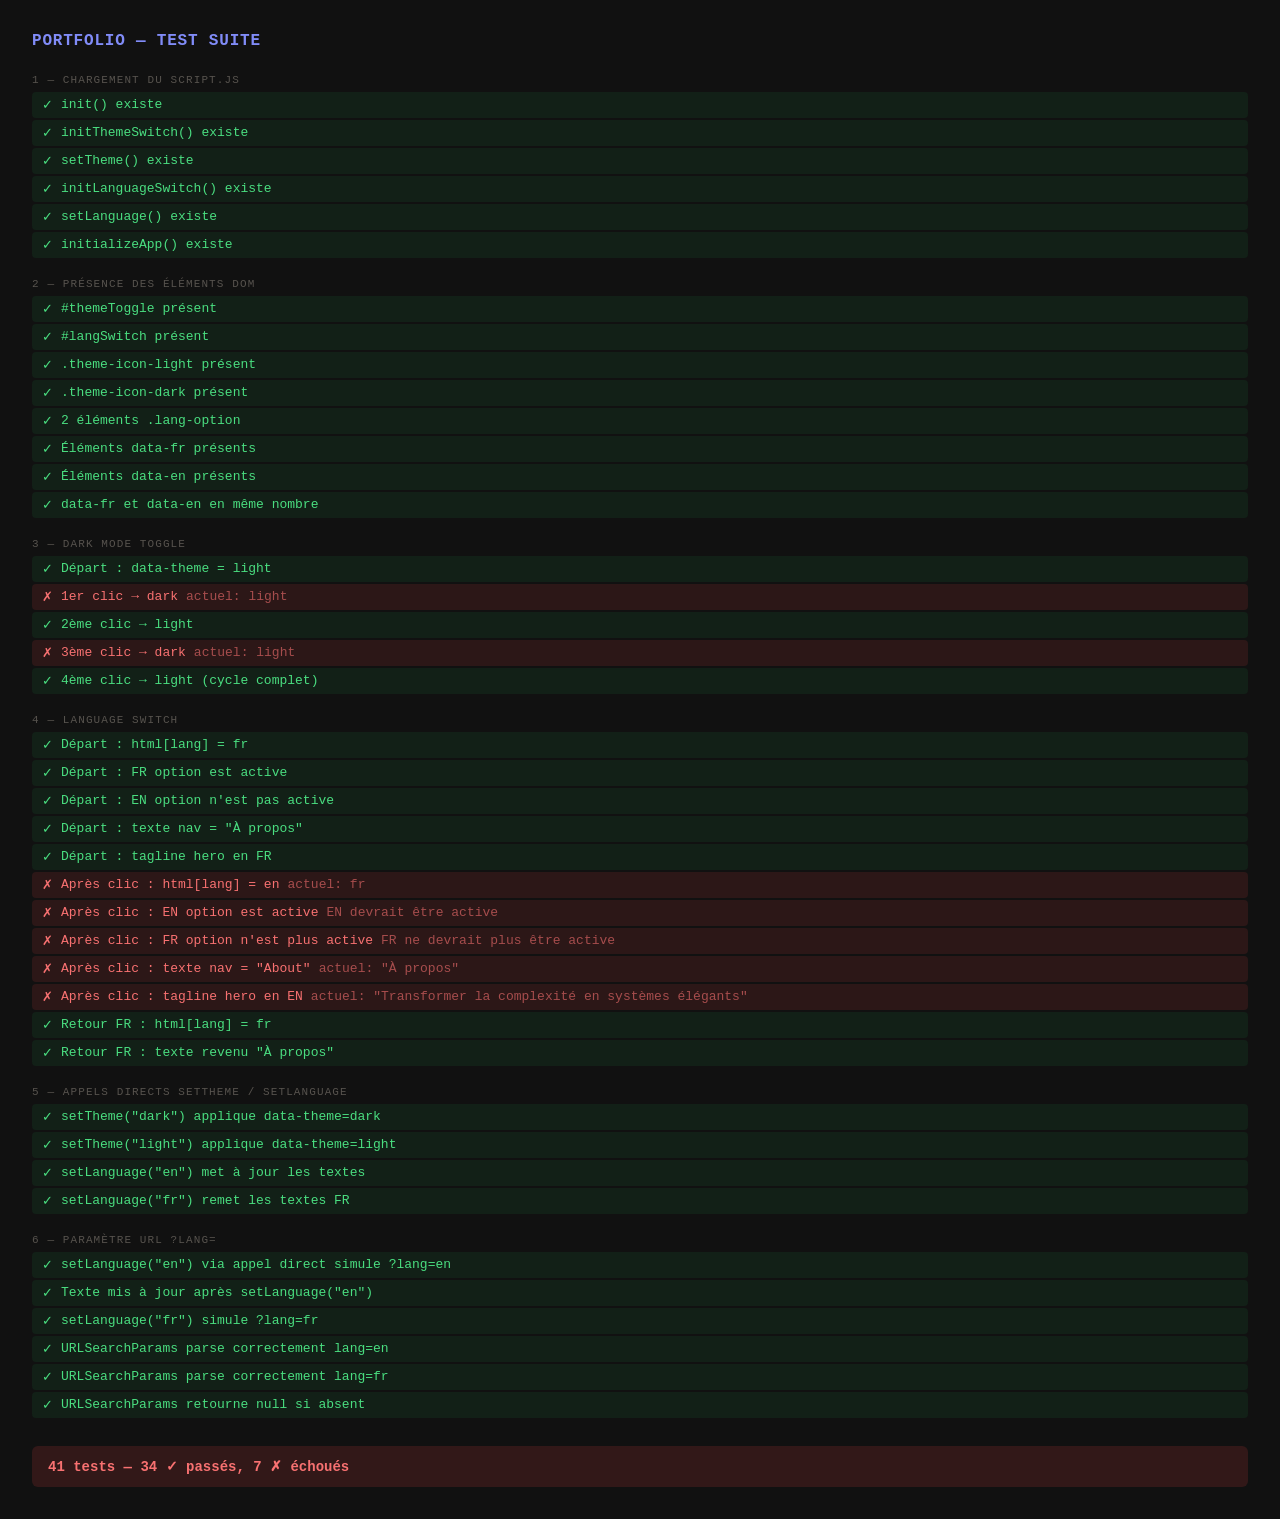
<file: test.html>
<!DOCTYPE html>
<html lang="fr">
<head>
    <meta charset="UTF-8">
    <title>Tests — Portfolio JS</title>
    <style>
        *, *::before, *::after { box-sizing: border-box; margin: 0; padding: 0; }
        body {
            font-family: 'Courier New', monospace;
            font-size: 13px;
            background: #111;
            color: #e5e5e5;
            padding: 32px;
        }
        h1 { font-size: 16px; color: #818cf8; margin-bottom: 24px; letter-spacing: 0.05em; }
        .suite { margin: 20px 0; }
        .suite-name {
            font-size: 11px;
            color: #57534e;
            text-transform: uppercase;
            letter-spacing: 0.1em;
            margin-bottom: 6px;
        }
        .test {
            padding: 5px 10px;
            margin: 2px 0;
            border-radius: 4px;
            display: flex;
            gap: 8px;
        }
        .pass { background: rgba(34,197,94,0.08); color: #4ade80; }
        .fail { background: rgba(239,68,68,0.12); color: #f87171; }
        .detail { opacity: 0.6; }
        .summary {
            margin-top: 28px;
            padding: 12px 16px;
            border-radius: 6px;
            font-size: 14px;
            font-weight: bold;
        }
        .all-pass { background: rgba(34,197,94,0.15); color: #4ade80; }
        .has-fail  { background: rgba(239,68,68,0.15);  color: #f87171; }

        /* ── Minimal portfolio DOM ── */
        nav, form, section { display: none; }
    </style>
</head>
<body>

<!-- ═══════════════════════════════════════════════════════════
     Minimal DOM required by script.js
     (hidden — only used by JS logic)
═══════════════════════════════════════════════════════════ -->
<nav id="nav">
    <div class="nav-links">
        <a class="nav-link" href="#about" data-fr="À propos" data-en="About">À propos</a>
        <a class="nav-link" href="#work"  data-fr="Projets"  data-en="Work">Projets</a>
        <button type="button" id="themeToggle" aria-label="Toggle dark mode">
            <span class="theme-icon theme-icon-light">☀</span>
            <span class="theme-icon theme-icon-dark">☾</span>
        </button>
        <button type="button" id="langSwitch" aria-label="Switch language">
            <span class="lang-option active" data-lang="fr">FR</span>
            <span class="lang-divider">/</span>
            <span class="lang-option" data-lang="en">EN</span>
        </button>
    </div>
    <button class="mobile-menu-btn" id="mobileMenuBtn">
        <span></span><span></span><span></span>
    </button>
</nav>

<section id="hero">
    <span data-fr="Transformer la complexité en systèmes élégants"
          data-en="Transforming complexity into systems that scale">
        Transformer la complexité en systèmes élégants
    </span>
</section>

<section id="about">
    <span data-fr="Du print au" data-en="From print to">Du print au</span>
</section>

<section id="process">
    <div class="process-step">
        <h3 data-fr="Research & Discovery" data-en="Research & Discovery">Research & Discovery</h3>
    </div>
</section>

<section id="contact">
    <h2 data-fr="Discutons" data-en="Let's Talk">Discutons</h2>
</section>

<form id="contactForm" novalidate>
    <div class="form-group">
        <input type="text"  id="name"    name="name"    required>
        <span class="error-message" data-fr="Veuillez entrer votre nom" data-en="Please enter your name">Veuillez entrer votre nom</span>
    </div>
    <div class="form-group">
        <input type="email" id="email"   name="email"   required>
        <span class="error-message" data-fr="Veuillez entrer un email valide" data-en="Please enter a valid email">Veuillez entrer un email valide</span>
    </div>
    <div class="form-group">
        <input type="text"  id="subject" name="subject" required>
        <span class="error-message" data-fr="Veuillez entrer un sujet" data-en="Please enter a subject">Veuillez entrer un sujet</span>
    </div>
    <div class="form-group">
        <textarea id="message" name="message" required></textarea>
        <span class="error-message" data-fr="Veuillez entrer un message" data-en="Please enter a message">Veuillez entrer un message</span>
    </div>
    <div class="form-group">
        <input type="text" id="website" name="website" tabindex="-1" autocomplete="off">
    </div>
    <button type="submit">
        <span data-fr="Envoyer le message" data-en="Send Message">Envoyer le message</span>
    </button>
    <div class="form-success" style="display:none">
        <span data-fr="Message envoyé avec succès !" data-en="Message sent successfully!">
            Message envoyé avec succès !
        </span>
    </div>
</form>

<!-- ═══════════════════════════════════════════════════════════
     Test output
═══════════════════════════════════════════════════════════ -->
<h1>PORTFOLIO — TEST SUITE</h1>
<div id="results"></div>

<!-- Load portfolio JS -->
<script src="script.js"></script>

<!-- Test runner -->
<script>
(function () {
    'use strict';

    const results = document.getElementById('results');
    let passCount = 0;
    let failCount = 0;
    let currentSuite = null;

    function suite(name) {
        const div = document.createElement('div');
        div.className = 'suite';
        div.innerHTML = `<div class="suite-name">${name}</div>`;
        results.appendChild(div);
        currentSuite = div;
    }

    function test(name, fn) {
        let passed = false;
        let detail = '';
        try {
            const result = fn();
            if (typeof result === 'string') {
                detail = result;
                passed = false;
            } else {
                passed = !!result;
            }
        } catch (e) {
            detail = e.message;
            passed = false;
        }

        const div = document.createElement('div');
        div.className = `test ${passed ? 'pass' : 'fail'}`;
        div.innerHTML = `<span>${passed ? '✓' : '✗'}</span><span>${name}</span>${detail ? `<span class="detail">${detail}</span>` : ''}`;
        currentSuite.appendChild(div);
        passed ? passCount++ : failCount++;
    }

    function assert(condition, msg) {
        if (!condition) throw new Error(msg || 'assertion failed');
        return true;
    }

    // ── Reset helpers ──────────────────────────────────────────────────────

    function resetTheme(to = 'light') {
        document.documentElement.setAttribute('data-theme', to);
        // Sync internal state by calling setTheme if exposed, else force attribute
        if (typeof setTheme === 'function') setTheme(to);
    }

    function resetLang(to = 'fr') {
        if (typeof setLanguage === 'function') setLanguage(to);
    }

    // Wait for DOMContentLoaded / app init (already done since script ran synchronously)
    // ──────────────────────────────────────────────────────────────────────────────────

    // ══ Suite 1: Chargement du JS ══════════════════════════════════════════
    suite('1 — Chargement du script.js');

    test('init() existe', () => assert(typeof init === 'function'));
    test('initThemeSwitch() existe', () => assert(typeof initThemeSwitch === 'function'));
    test('setTheme() existe', () => assert(typeof setTheme === 'function'));
    test('initLanguageSwitch() existe', () => assert(typeof initLanguageSwitch === 'function'));
    test('setLanguage() existe', () => assert(typeof setLanguage === 'function'));
    test('initializeApp() existe', () => assert(typeof initializeApp === 'function'));

    // ══ Suite 2: DOM attendu ══════════════════════════════════════════════
    suite('2 — Présence des éléments DOM');

    test('#themeToggle présent', () => assert(!!document.getElementById('themeToggle')));
    test('#langSwitch présent',  () => assert(!!document.getElementById('langSwitch')));
    test('.theme-icon-light présent', () => assert(!!document.querySelector('.theme-icon-light')));
    test('.theme-icon-dark présent',  () => assert(!!document.querySelector('.theme-icon-dark')));
    test('2 éléments .lang-option', () => assert(document.querySelectorAll('.lang-option').length === 2));
    test('Éléments data-fr présents', () => assert(document.querySelectorAll('[data-fr]').length > 0));
    test('Éléments data-en présents', () => assert(document.querySelectorAll('[data-en]').length > 0));
    test('data-fr et data-en en même nombre', () => {
        const fr = document.querySelectorAll('[data-fr]').length;
        const en = document.querySelectorAll('[data-en]').length;
        return assert(fr === en, `data-fr: ${fr}, data-en: ${en}`);
    });

    // ══ Suite 3: Dark mode toggle ═════════════════════════════════════════
    suite('3 — Dark mode toggle');

    resetTheme('light');
    test('Départ : data-theme = light', () =>
        assert(document.documentElement.getAttribute('data-theme') === 'light',
               `actuel: ${document.documentElement.getAttribute('data-theme')}`));

    document.getElementById('themeToggle').click();
    test('1er clic → dark', () =>
        assert(document.documentElement.getAttribute('data-theme') === 'dark',
               `actuel: ${document.documentElement.getAttribute('data-theme')}`));

    document.getElementById('themeToggle').click();
    test('2ème clic → light', () =>
        assert(document.documentElement.getAttribute('data-theme') === 'light',
               `actuel: ${document.documentElement.getAttribute('data-theme')}`));

    document.getElementById('themeToggle').click();
    test('3ème clic → dark', () =>
        assert(document.documentElement.getAttribute('data-theme') === 'dark',
               `actuel: ${document.documentElement.getAttribute('data-theme')}`));

    document.getElementById('themeToggle').click(); // reset to light
    test('4ème clic → light (cycle complet)', () =>
        assert(document.documentElement.getAttribute('data-theme') === 'light',
               `actuel: ${document.documentElement.getAttribute('data-theme')}`));

    // ══ Suite 4: Language switch ══════════════════════════════════════════
    suite('4 — Language switch');

    resetLang('fr');
    const navLink = document.querySelector('.nav-link[data-fr="À propos"]');
    const heroSpan = document.querySelector('[data-fr="Transformer la complexité en systèmes élégants"]');

    test('Départ : html[lang] = fr', () =>
        assert(document.documentElement.lang === 'fr',
               `actuel: ${document.documentElement.lang}`));

    test('Départ : FR option est active', () =>
        assert(document.querySelector('.lang-option[data-lang="fr"]').classList.contains('active')));

    test('Départ : EN option n\'est pas active', () =>
        assert(!document.querySelector('.lang-option[data-lang="en"]').classList.contains('active')));

    test('Départ : texte nav = "À propos"', () =>
        assert(navLink.textContent.trim() === 'À propos',
               `actuel: "${navLink.textContent.trim()}"`));

    test('Départ : tagline hero en FR', () =>
        assert(heroSpan.textContent.trim() === 'Transformer la complexité en systèmes élégants',
               `actuel: "${heroSpan.textContent.trim()}"`));

    document.getElementById('langSwitch').click();

    test('Après clic : html[lang] = en', () =>
        assert(document.documentElement.lang === 'en',
               `actuel: ${document.documentElement.lang}`));

    test('Après clic : EN option est active', () =>
        assert(document.querySelector('.lang-option[data-lang="en"]').classList.contains('active'),
               'EN devrait être active'));

    test('Après clic : FR option n\'est plus active', () =>
        assert(!document.querySelector('.lang-option[data-lang="fr"]').classList.contains('active'),
               'FR ne devrait plus être active'));

    test('Après clic : texte nav = "About"', () =>
        assert(navLink.textContent.trim() === 'About',
               `actuel: "${navLink.textContent.trim()}"`));

    test('Après clic : tagline hero en EN', () =>
        assert(heroSpan.textContent.trim() === 'Transforming complexity into systems that scale',
               `actuel: "${heroSpan.textContent.trim()}"`));

    document.getElementById('langSwitch').click();

    test('Retour FR : html[lang] = fr', () =>
        assert(document.documentElement.lang === 'fr',
               `actuel: ${document.documentElement.lang}`));

    test('Retour FR : texte revenu "À propos"', () =>
        assert(navLink.textContent.trim() === 'À propos',
               `actuel: "${navLink.textContent.trim()}"`));

    // ══ Suite 5: setTheme + setLanguage directs ═══════════════════════════
    suite('5 — Appels directs setTheme / setLanguage');

    resetTheme('light');
    test('setTheme("dark") applique data-theme=dark', () => {
        setTheme('dark');
        return assert(document.documentElement.getAttribute('data-theme') === 'dark');
    });
    test('setTheme("light") applique data-theme=light', () => {
        setTheme('light');
        return assert(document.documentElement.getAttribute('data-theme') === 'light');
    });

    resetLang('fr');
    test('setLanguage("en") met à jour les textes', () => {
        setLanguage('en');
        return assert(navLink.textContent.trim() === 'About',
                      `actuel: "${navLink.textContent.trim()}"`);
    });
    test('setLanguage("fr") remet les textes FR', () => {
        setLanguage('fr');
        return assert(navLink.textContent.trim() === 'À propos',
                      `actuel: "${navLink.textContent.trim()}"`);
    });

    // ══ Suite 6: Paramètre URL ?lang= ════════════════════════════════════
    suite('6 — Paramètre URL ?lang=');

    test('setLanguage("en") via appel direct simule ?lang=en', () => {
        setLanguage('en');
        return assert(document.documentElement.lang === 'en',
                      `actuel: ${document.documentElement.lang}`);
    });
    test('Texte mis à jour après setLanguage("en")', () => {
        return assert(navLink.textContent.trim() === 'About',
                      `actuel: "${navLink.textContent.trim()}"`);
    });
    test('setLanguage("fr") simule ?lang=fr', () => {
        setLanguage('fr');
        return assert(document.documentElement.lang === 'fr');
    });
    test('URLSearchParams parse correctement lang=en', () => {
        const params = new URLSearchParams('?lang=en');
        return assert(params.get('lang') === 'en');
    });
    test('URLSearchParams parse correctement lang=fr', () => {
        const params = new URLSearchParams('?lang=fr');
        return assert(params.get('lang') === 'fr');
    });
    test('URLSearchParams retourne null si absent', () => {
        const params = new URLSearchParams('');
        return assert(params.get('lang') === null);
    });

    // ══ Résumé ════════════════════════════════════════════════════════════
    const total = passCount + failCount;
    const summary = document.createElement('div');
    summary.className = `summary ${failCount === 0 ? 'all-pass' : 'has-fail'}`;
    summary.textContent = `${total} tests — ${passCount} ✓ passés, ${failCount} ✗ échoués`;
    results.appendChild(summary);

    console.log(`[Tests] ${passCount}/${total} passed`);
})();
</script>

</body>
</html>
</file>
<file: styles.css>
/* ============================================
   DESIGN TOKENS & CSS VARIABLES
   ============================================ */

:root {
    /* ── Primitive color scale (raw values, not used directly) ── */
    --primitive-bg:          #F2EDE4;
    --primitive-bg-rgb:      242, 237, 228;
    --primitive-ink:         #1C1E26;
    --primitive-ink-rgb:     28, 30, 38;
    --primitive-white:       #FFFFFF;
    --primitive-white-rgb:   255, 255, 255;
    --primitive-black:       #000000;
    --primitive-black-rgb:   0, 0, 0;
    --primitive-accent-rgb:  58, 122, 90;   /* chêne vert — accent principal */
    --primitive-shadow-rgb:  28, 30, 38;    /* teinte des ombres */

    /* Color Tokens — Light Mode · Midi en Occitanie */
    --color-background:        #F2EDE4;
    --color-surface:           #E8E2D8;
    --color-surface-elevated:  #FDFAF6;
    --color-surface-dark:      #1C1E26;
    --color-nav-bg:            rgba(242, 237, 228, 0.95);
    --color-text:              #1C1E26;
    --color-text-secondary:    #4A4840;
    --color-text-muted:        #8A8474;
    --color-text-on-dark:      #F2EDE4;
    --color-border:            #D8D1C4;
    --color-accent:            #3A7A5A;
    --color-accent-secondary:  #7A9830;
    --color-accent-tertiary:   #2A6BA0;
    --color-error:             #C0392B;
    --color-success:           #2E7D32;

    /* Semantic glow/overlay tokens (derived from accent) */
    --color-accent-glow-sm:    rgba(58, 122, 90, 0.15);
    --color-accent-glow-md:    rgba(58, 122, 90, 0.25);
    --color-accent-hero-1:     rgba(58, 122, 90, 0.07);
    --color-accent-hero-2:     rgba(42, 107, 160, 0.05);
    --color-shimmer:           rgba(58, 122, 90, 0.10);
    --color-btn-text:          #FFFFFF;
    --color-overlay-dark:      rgba(0, 0, 0, 0.80);
    --color-success-bg:        rgba(46, 125, 50, 0.10);

    /* Typography Tokens */
    --font-display: 'Plus Jakarta Sans', sans-serif;
    --font-body: 'Work Sans', sans-serif;
    
    --font-size-xs: 0.75rem;
    --font-size-sm: 0.875rem;
    --font-size-base: 1rem;
    --font-size-lg: 1.125rem;
    --font-size-xl: 1.25rem;
    --font-size-2xl: 1.5rem;
    --font-size-3xl: 1.875rem;
    --font-size-4xl: 2.25rem;
    --font-size-5xl: 3rem;
    --font-size-6xl: 3.75rem;
    
    --font-weight-light: 300;
    --font-weight-normal: 400;
    --font-weight-medium: 500;
    --font-weight-semibold: 600;
    --font-weight-bold: 700;
    
    --line-height-tight: 1.2;
    --line-height-normal: 1.5;
    --line-height-relaxed: 1.75;
    
    /* Spacing Tokens */
    --space-1: 0.25rem;
    --space-2: 0.5rem;
    --space-3: 0.75rem;
    --space-4: 1rem;
    --space-5: 1.25rem;
    --space-6: 1.5rem;
    --space-8: 2rem;
    --space-10: 2.5rem;
    --space-12: 3rem;
    --space-16: 4rem;
    --space-20: 5rem;
    --space-24: 6rem;
    --space-32: 8rem;
    
    /* Layout Tokens */
    --container-width: 1280px;
    --container-padding: var(--space-6);
    
    /* Border Radius Tokens */
    --radius-sm: 4px;
    --radius-md: 8px;
    --radius-lg: 12px;
    --radius-xl: 16px;
    --radius-full: 9999px;
    
    /* Shadow Tokens — teintés depuis --primitive-shadow-rgb */
    --shadow-sm: 0 1px 2px 0   rgba(var(--primitive-shadow-rgb), 0.08);
    --shadow-md: 0 4px 6px -1px  rgba(var(--primitive-shadow-rgb), 0.12);
    --shadow-lg: 0 10px 15px -3px rgba(var(--primitive-shadow-rgb), 0.15);
    --shadow-xl: 0 20px 25px -5px rgba(var(--primitive-shadow-rgb), 0.18);
    --shadow-photo: 0 24px 60px   rgba(var(--primitive-shadow-rgb), 0.18);
    --shadow-btn-glow:  0 0 20px var(--color-accent-glow-sm);
    --shadow-btn-hover: 0 0 30px var(--color-accent-glow-md);
    --shadow-card-hover: 0 10px 40px rgba(var(--primitive-accent-rgb), 0.12);
    
    /* Transition Tokens */
    --transition-fast: 150ms cubic-bezier(0.4, 0, 0.2, 1);
    --transition-base: 250ms cubic-bezier(0.4, 0, 0.2, 1);
    --transition-slow: 350ms cubic-bezier(0.4, 0, 0.2, 1);
    
    /* Z-index Tokens */
    --z-base: 1;
    --z-dropdown: 10;
    --z-sticky: 100;
    --z-fixed: 200;
    --z-modal: 300;
    --z-popover: 400;
    --z-tooltip: 500;

    /* ── Work Section · Imbrication inversée · Proposition A ──────────────
       L1  Nuit indigo  →  L2  Calcaire clair  →  L3  Glass clair
       ──────────────────────────────────────────────────────────────────── */

    /* L1 — Section : fond nuit indigo (dark mode exact) */
    --work-l1-bg:              #0C0E1A;
    --work-l1-text:            #DDD3C4;
    --work-l1-text-2:          rgba(221, 211, 196, 0.60);
    --work-l1-text-3:          rgba(221, 211, 196, 0.35);
    --work-l1-border:          rgba(255, 255, 255, 0.08);

    /* L2 — Carte projet : calcaire clair qui émerge du fond sombre */
    --work-l2-bg:              #F2EDE4;
    --work-l2-border:          #D8D1C4;
    --work-l2-shadow:          0 4px 20px rgba(12, 14, 26, 0.22), 0 1px 4px rgba(12, 14, 26, 0.12);
    --work-l2-shadow-hover:    0 12px 40px rgba(12, 14, 26, 0.35), 0 4px 12px rgba(12, 14, 26, 0.20);
    --work-l2-text:            #1C1E26;
    --work-l2-text-2:          #4A4840;
    --work-l2-text-3:          #8A8474;
    --work-l2-meta-bg:         #E8E2D8;
    --work-l2-type-border:     rgba(58, 122, 90, 0.30);
    --work-l2-type-color:      #3A7A5A;
    --work-l2-type-bg:         rgba(58, 122, 90, 0.06);

    /* Accent section — soleil couchant */
    --work-accent:             #C46828;
    --work-accent-rgb:         196, 104, 40;
    --work-accent-glow-sm:     rgba(196, 104, 40, 0.15);
    --work-accent-glow-md:     rgba(196, 104, 40, 0.28);

    /* L3 — Bloc visuels : glass clair */
    --work-l3-bg:              rgba(253, 250, 246, 0.55);
    --work-l3-border:          rgba(255, 255, 255, 0.55);
    --work-l3-blur:            blur(16px) saturate(1.4);
    --work-l3-inset:           inset 0 1px 0 rgba(255, 255, 255, 0.70);
    --work-l3-shadow:          0 2px 8px rgba(28, 30, 38, 0.06);
    --work-l3-tabs-bg:         rgba(255, 255, 255, 0.28);
    --work-l3-tabs-border:     rgba(28, 30, 38, 0.08);
    --work-l3-ph-bg:           rgba(255, 255, 255, 0.50);
    --work-l3-ph-border:       rgba(28, 30, 38, 0.12);
}

/* ============================================
   DARK MODE OVERRIDES
   ============================================ */

html[data-theme="dark"] {
    /* ── Primitive overrides for dark mode ── */
    --primitive-bg:          #0C0E1A;
    --primitive-bg-rgb:      12, 14, 26;
    --primitive-ink:         #DDD3C4;
    --primitive-ink-rgb:     221, 211, 196;
    --primitive-accent-rgb:  196, 104, 40;   /* soleil couchant */
    --primitive-shadow-rgb:  8, 9, 20;       /* ombres indigo-noir */

    /* Color Tokens — Dark Mode · Crépuscule */
    --color-background:        #0C0E1A;
    --color-surface:           #131627;
    --color-surface-elevated:  #191D32;
    --color-surface-dark:      #08090F;
    --color-nav-bg:            rgba(12, 14, 26, 0.96);
    --color-text:              #DDD3C4;
    --color-text-secondary:    #9A8E80;
    --color-text-muted:        #5A5468;
    --color-text-on-dark:      #DDD3C4;
    --color-border:            #252840;
    --color-accent:            #C46828;
    --color-accent-secondary:  #7B6090;
    --color-accent-tertiary:   #253060;

    /* Semantic glow/overlay tokens — dark overrides */
    --color-accent-glow-sm:    rgba(196, 104, 40, 0.20);
    --color-accent-glow-md:    rgba(196, 104, 40, 0.35);
    --color-accent-hero-1:     rgba(196, 104, 40, 0.08);
    --color-accent-hero-2:     rgba(123, 96, 144, 0.06);
    --color-shimmer:           rgba(196, 104, 40, 0.12);
    --color-overlay-dark:      rgba(0, 0, 0, 0.85);
    --color-success-bg:        rgba(46, 125, 50, 0.15);

    /* Shadow Tokens — teintés indigo en dark mode */
    --shadow-sm:         0 1px 2px 0    rgba(var(--primitive-shadow-rgb), 0.40);
    --shadow-md:         0 4px 6px -1px  rgba(var(--primitive-shadow-rgb), 0.50);
    --shadow-lg:         0 10px 15px -3px rgba(var(--primitive-shadow-rgb), 0.60);
    --shadow-xl:         0 20px 25px -5px rgba(var(--primitive-shadow-rgb), 0.70);
    --shadow-photo:      0 24px 60px    rgba(var(--primitive-shadow-rgb), 0.60);
    --shadow-btn-glow:   0 0 20px var(--color-accent-glow-sm);
    --shadow-btn-hover:  0 0 30px var(--color-accent-glow-md);
    --shadow-card-hover: 0 10px 40px rgba(var(--primitive-accent-rgb), 0.20);
}

/* ============================================
   RESET & BASE STYLES
   ============================================ */

*, *::before, *::after {
    box-sizing: border-box;
    margin: 0;
    padding: 0;
}

html {
    scroll-behavior: smooth;
    font-size: 16px;
}

body {
    font-family: var(--font-body);
    font-size: var(--font-size-base);
    line-height: var(--line-height-normal);
    color: var(--color-text);
    background-color: var(--color-background);
    -webkit-font-smoothing: antialiased;
    -moz-osx-font-smoothing: grayscale;
    overflow-x: hidden;
    transition: background-color 300ms ease, color 300ms ease;
}

img {
    max-width: 100%;
    height: auto;
    display: block;
}

a {
    color: inherit;
    text-decoration: none;
}

button {
    font-family: inherit;
    cursor: pointer;
    border: none;
    background: none;
}

ul, ol {
    list-style: none;
}

/* ============================================
   UTILITY CLASSES
   ============================================ */

.container {
    max-width: var(--container-width);
    margin: 0 auto;
    padding: 0 var(--container-padding);
}

/* ============================================
   NAVIGATION
   ============================================ */

.nav {
    position: fixed;
    top: 0;
    left: 0;
    right: 0;
    z-index: var(--z-fixed);
    background-color: var(--color-nav-bg);
    backdrop-filter: blur(10px);
    border-bottom: 1px solid var(--color-border);
    transition: transform var(--transition-base);
}

.nav-container {
    max-width: var(--container-width);
    margin: 0 auto;
    padding: var(--space-4) var(--container-padding);
    display: flex;
    align-items: center;
    justify-content: space-between;
}

.nav-logo {
    display: flex;
    align-items: center;
    gap: var(--space-2);
    font-family: var(--font-display);
    font-size: var(--font-size-xl);
    font-weight: var(--font-weight-bold);
    color: var(--color-accent);
    transition: color var(--transition-fast);
}

.nav-logo:hover {
    color: var(--color-text);
}

.nav-links {
    display: flex;
    align-items: center;
    gap: var(--space-8);
}

.nav-link {
    font-size: var(--font-size-sm);
    font-weight: var(--font-weight-medium);
    color: var(--color-text-secondary);
    transition: color var(--transition-fast);
    position: relative;
}

.nav-link::after {
    content: '';
    position: absolute;
    bottom: -4px;
    left: 0;
    width: 0;
    height: 1px;
    background-color: var(--color-accent);
    transition: width var(--transition-base);
}

.nav-link:hover {
    color: var(--color-text);
}

.nav-link:hover::after {
    width: 100%;
}

.lang-switch {
    display: flex;
    align-items: center;
    gap: var(--space-2);
    font-family: var(--font-display);
    font-size: var(--font-size-xs);
    padding: var(--space-2) var(--space-3);
    border: 1px solid var(--color-border);
    border-radius: var(--radius-full);
    background-color: var(--color-surface);
    transition: border-color var(--transition-fast);
}

.lang-switch:hover {
    border-color: var(--color-accent);
}

.lang-option {
    color: var(--color-text-muted);
    cursor: pointer;
    transition: color var(--transition-fast);
}

.lang-option.active {
    color: var(--color-accent);
    font-weight: var(--font-weight-bold);
}

.lang-divider {
    color: var(--color-border);
}

.theme-toggle {
    display: flex;
    align-items: center;
    justify-content: center;
    width: 36px;
    height: 36px;
    border: 1px solid var(--color-border);
    border-radius: var(--radius-full);
    background: var(--color-surface);
    font-size: var(--font-size-base);
    color: var(--color-text-secondary);
    transition: border-color var(--transition-fast), color var(--transition-fast);
    flex-shrink: 0;
}

.theme-toggle:hover {
    border-color: var(--color-accent);
    color: var(--color-accent);
}

.theme-icon-dark { display: none; }
[data-theme="dark"] .theme-icon-light { display: none; }
[data-theme="dark"] .theme-icon-dark { display: inline; }

.mobile-menu-btn {
    display: none;
    flex-direction: column;
    gap: 4px;
    width: 24px;
    height: 24px;
}

.mobile-menu-btn span {
    width: 100%;
    height: 2px;
    background-color: var(--color-text);
    transition: all var(--transition-base);
}

/* ============================================
   HERO SECTION
   ============================================ */

.hero {
    min-height: 100vh;
    display: flex;
    align-items: center;
    padding: var(--space-32) 0 var(--space-20);
    position: relative;
    overflow: hidden;
    background-color: var(--color-surface-elevated);
}

.hero::before {
    content: '';
    position: absolute;
    top: 0;
    left: 0;
    right: 0;
    height: 100%;
    background: radial-gradient(circle at 20% 50%, var(--color-accent-hero-1) 0%, transparent 50%),
                radial-gradient(circle at 80% 80%, var(--color-accent-hero-2) 0%, transparent 50%);
    pointer-events: none;
}

.hero-grid {
    display: grid;
    grid-template-columns: 1fr 1fr;
    gap: var(--space-16);
    align-items: center;
    position: relative;
    z-index: 1;
}

.hero-label {
    display: inline-block;
    font-family: var(--font-display);
    font-size: var(--font-size-sm);
    color: var(--color-accent);
    padding: var(--space-2) var(--space-4);
    border: 1px solid var(--color-accent);
    border-radius: var(--radius-full);
    margin-bottom: var(--space-6);
    animation: fadeInUp 0.8s ease-out;
}

.hero-name {
    font-family: var(--font-display);
    font-size: clamp(3rem, 7.5vw, 6rem);
    font-weight: 800;
    line-height: 1;
    letter-spacing: -0.03em;
    color: var(--color-text);
    margin-bottom: var(--space-4);
    animation: fadeInUp 0.8s ease-out 0.1s;
    opacity: 0;
    animation-fill-mode: forwards;
}

.hero-tagline {
    font-family: var(--font-display);
    font-size: var(--font-size-2xl);
    font-weight: 600;
    line-height: var(--line-height-tight);
    margin-bottom: var(--space-6);
    background: linear-gradient(135deg, var(--color-accent) 0%, var(--color-accent-secondary) 100%);
    -webkit-background-clip: text;
    -webkit-text-fill-color: transparent;
    background-clip: text;
    animation: fadeInUp 0.8s ease-out 0.25s;
    opacity: 0;
    animation-fill-mode: forwards;
}

.hero-monogram {
    position: absolute;
    top: 50%;
    left: 50%;
    transform: translate(-50%, -50%);
    font-family: var(--font-display);
    font-size: clamp(8rem, 20vw, 14rem);
    font-weight: 800;
    line-height: 1;
    background: linear-gradient(135deg, var(--color-accent) 0%, var(--color-accent-secondary) 100%);
    -webkit-background-clip: text;
    -webkit-text-fill-color: transparent;
    background-clip: text;
    opacity: 0.12;
    user-select: none;
    pointer-events: none;
    white-space: nowrap;
}

.hero-photo {
    width: min(360px, 100%);
    aspect-ratio: 3/4;
    object-fit: cover;
    object-position: center top;
    border-radius: var(--radius-xl);
    box-shadow: var(--shadow-photo);
    position: relative;
    z-index: 1;
    animation: fadeInScale 0.9s ease-out 0.3s;
    opacity: 0;
    animation-fill-mode: forwards;
    display: block;
}

/* Hide monogram when photo loads */
.hero-visual:has(.hero-photo) .hero-monogram {
    opacity: 0.04;
}

.nav-avatar {
    width: 32px;
    height: 32px;
    display: block;
    flex-shrink: 0;
}

.hero-description {
    font-size: var(--font-size-lg);
    line-height: var(--line-height-relaxed);
    color: var(--color-text-secondary);
    margin-bottom: var(--space-10);
    animation: fadeInUp 0.8s ease-out 0.5s;
    opacity: 0;
    animation-fill-mode: forwards;
}

.hero-cta {
    display: flex;
    gap: var(--space-4);
    animation: fadeInUp 0.8s ease-out 0.6s;
    opacity: 0;
    animation-fill-mode: forwards;
}

.btn {
    display: inline-flex;
    align-items: center;
    justify-content: center;
    padding: var(--space-4) var(--space-8);
    font-size: var(--font-size-base);
    font-weight: var(--font-weight-medium);
    border-radius: var(--radius-md);
    transition: all var(--transition-base);
    white-space: nowrap;
}

.btn-primary {
    background-color: var(--color-accent);
    color: var(--color-btn-text);
    box-shadow: var(--shadow-btn-glow);
}

.btn-primary:hover {
    background-color: var(--color-text);
    color: var(--color-surface-elevated);
    transform: translateY(-2px);
    box-shadow: var(--shadow-btn-hover);
}

.btn-secondary {
    border: 1px solid var(--color-border);
    color: var(--color-text);
    background-color: transparent;
}

.btn-secondary:hover {
    border-color: var(--color-accent);
    color: var(--color-accent);
    transform: translateY(-2px);
}

.hero-visual {
    position: relative;
    height: 500px;
    display: flex;
    align-items: center;
    justify-content: center;
}

.component-grid {
    position: relative;
    width: 100%;
    height: 100%;
    display: grid;
    grid-template-columns: repeat(2, 1fr);
    gap: var(--space-4);
}

.component-card {
    background: linear-gradient(135deg, var(--color-surface-elevated) 0%, var(--color-surface) 100%);
    border: 1px solid var(--color-border);
    border-radius: var(--radius-lg);
    position: relative;
    overflow: hidden;
}

.component-card::before {
    content: '';
    position: absolute;
    top: 0;
    left: 0;
    right: 0;
    height: 2px;
    background: linear-gradient(90deg, transparent 0%, var(--color-accent) 50%, transparent 100%);
    opacity: 0;
    animation: shimmer 3s ease-in-out infinite;
}

.card-1 { animation: fadeInScale 0.8s ease-out 0.7s; opacity: 0; animation-fill-mode: forwards; }
.card-2 { animation: fadeInScale 0.8s ease-out 0.8s; opacity: 0; animation-fill-mode: forwards; }
.card-3 { animation: fadeInScale 0.8s ease-out 0.9s; opacity: 0; animation-fill-mode: forwards; }
.card-4 { animation: fadeInScale 0.8s ease-out 1s; opacity: 0; animation-fill-mode: forwards; }

.card-1::before { animation-delay: 0s; }
.card-2::before { animation-delay: 0.7s; }
.card-3::before { animation-delay: 1.4s; }
.card-4::before { animation-delay: 2.1s; }

.scroll-indicator {
    position: absolute;
    bottom: var(--space-8);
    left: 50%;
    transform: translateX(-50%);
    display: flex;
    flex-direction: column;
    align-items: center;
    gap: var(--space-3);
    font-family: var(--font-display);
    font-size: var(--font-size-xs);
    color: var(--color-text-muted);
    animation: fadeIn 1s ease-out 1.2s;
    opacity: 0;
    animation-fill-mode: forwards;
}

.scroll-line {
    width: 1px;
    height: 40px;
    background: linear-gradient(180deg, var(--color-accent) 0%, transparent 100%);
    animation: scrollLine 2s ease-in-out infinite;
}

/* ============================================
   ABOUT SECTION
   ============================================ */

.about {
    padding: var(--space-32) 0;
    background-color: var(--color-surface-dark);
    color: var(--color-text-on-dark);
    --color-text:              var(--color-text-on-dark);
    --color-text-secondary:    rgba(var(--primitive-ink-rgb), 0.65);
    --color-text-muted:        rgba(var(--primitive-ink-rgb), 0.40);
    --color-surface:           rgba(var(--primitive-white-rgb), 0.05);
    --color-surface-elevated:  rgba(var(--primitive-white-rgb), 0.08);
    --color-border:            rgba(var(--primitive-white-rgb), 0.10);
    --color-accent:            var(--color-accent-secondary);
    --color-accent-secondary:  var(--color-accent-tertiary);
}

.about-grid {
    display: grid;
    grid-template-columns: 1fr 2fr;
    gap: var(--space-16);
}

.section-title {
    font-family: var(--font-display);
    font-size: var(--font-size-5xl);
    font-weight: var(--font-weight-bold);
    line-height: var(--line-height-tight);
    color: var(--color-text);
}

.lead-text {
    font-size: var(--font-size-xl);
    line-height: var(--line-height-relaxed);
    color: var(--color-text-secondary);
    margin-bottom: var(--space-10);
}

.about-details {
    display: flex;
    flex-direction: column;
    gap: var(--space-10);
}

.detail-block h3 {
    font-family: var(--font-display);
    font-size: var(--font-size-lg);
    color: var(--color-accent);
    margin-bottom: var(--space-4);
}

.detail-block p {
    line-height: var(--line-height-relaxed);
    color: var(--color-text-secondary);
}

.expertise-list {
    display: grid;
    grid-template-columns: repeat(2, 1fr);
    gap: var(--space-3);
}

.expertise-list li {
    position: relative;
    padding-left: var(--space-6);
    color: var(--color-text-secondary);
}

.expertise-list li::before {
    content: '→';
    position: absolute;
    left: 0;
    color: var(--color-accent);
    font-family: var(--font-display);
}

/* ============================================
   PROJECT VISUALS · L3 Glass clair
   Bloc visuels en glass, imbriqué dans la carte L2 calcaire
   ============================================ */

.project-visuals {
    /* Saignement horizontal pour flush avec les bords de la carte */
    margin-left:  calc(-1 * var(--space-8));
    margin-right: calc(-1 * var(--space-8));
    margin-top:   var(--space-4);
    margin-bottom: var(--space-4);
    border-radius: 0;
    overflow: hidden;
    /* L3 Glass */
    background: var(--work-l3-bg);
    backdrop-filter: var(--work-l3-blur);
    -webkit-backdrop-filter: var(--work-l3-blur);
    border-top:    1px solid var(--work-l3-border);
    border-bottom: 1px solid var(--work-l3-border);
    box-shadow: var(--work-l3-inset), var(--work-l3-shadow);
}

.visual-tabs {
    display: flex;
    gap: 0;
    margin-bottom: 0;
    border-bottom: 1px solid var(--work-l3-tabs-border);
    overflow-x: auto;
    -webkit-overflow-scrolling: touch;
    background: var(--work-l3-tabs-bg);
    padding: 0 var(--space-4);
}

.visual-tab {
    font-family: var(--font-display);
    font-size: var(--font-size-xs);
    font-weight: var(--font-weight-medium);
    padding: var(--space-3) var(--space-4);
    color: var(--work-l2-text-3);
    background: none;
    border: none;
    border-bottom: 2px solid transparent;
    cursor: pointer;
    transition: all var(--transition-fast);
    white-space: nowrap;
    flex-shrink: 0;
    letter-spacing: 0.04em;
}

.visual-tab:hover {
    color: var(--work-l2-text);
}

.visual-tab.active {
    color: var(--work-accent);
    border-bottom-color: var(--work-accent);
    font-weight: var(--font-weight-semibold);
}

.visual-content {
    position: relative;
    min-height: 200px;
    padding: var(--space-4);
}

.visual-panel {
    display: none;
    animation: fadeIn 0.3s ease-out;
}

.visual-panel.active {
    display: block;
}

.visual-grid {
    display: grid;
    gap: var(--space-3);
}

/* Grid variations */
.visual-grid.components-showcase {
    grid-template-columns: repeat(auto-fit, minmax(200px, 1fr));
}

.visual-grid.system-architecture,
.visual-grid.flow-showcase,
.visual-grid.tokens-showcase {
    grid-template-columns: 1fr;
}

.visual-grid.before-after {
    grid-template-columns: 1fr auto 1fr;
    align-items: center;
}

.visual-grid.screens-showcase {
    grid-template-columns: repeat(auto-fit, minmax(280px, 1fr));
}

.visual-grid.atomic-showcase {
    grid-template-columns: repeat(2, 1fr);
}

.visual-item {
    position: relative;
    border-radius: var(--radius-md);
    overflow: hidden;
}

.visual-item.full-width {
    grid-column: 1 / -1;
}

.visual-label {
    font-family: var(--font-display);
    font-size: var(--font-size-xs);
    color: var(--work-l2-text-2);
    margin-bottom: var(--space-2);
    text-align: center;
}

/* Placeholder styling */
.visual-placeholder {
    aspect-ratio: 16 / 10;
    display: flex;
    flex-direction: column;
    align-items: center;
    justify-content: center;
    gap: var(--space-2);
    background: var(--work-l3-ph-bg);
    border: 1.5px dashed var(--work-l3-ph-border);
    border-radius: var(--radius-md);
    transition: all var(--transition-base);
    position: relative;
    overflow: hidden;
}

.visual-placeholder::before {
    content: '';
    position: absolute;
    top: -2px;
    left: -100%;
    width: 100%;
    height: 100%;
    background: linear-gradient(90deg,
        transparent 0%,
        var(--work-accent-glow-sm) 50%,
        transparent 100%);
    animation: shimmerSlow 3s ease-in-out infinite;
}

.visual-placeholder:hover {
    border-color: var(--work-accent);
}

.placeholder-text {
    font-family: var(--font-display);
    font-size: var(--font-size-base);
    font-weight: var(--font-weight-bold);
    color: var(--work-l2-text);
    text-align: center;
    padding: 0 var(--space-4);
}

.placeholder-hint {
    font-size: var(--font-size-xs);
    color: var(--work-l2-text-3);
    text-align: center;
    padding: 0 var(--space-4);
}

/* Visual divider for before/after */
.visual-divider {
    display: flex;
    align-items: center;
    justify-content: center;
    color: var(--work-accent);
}

.visual-divider svg {
    width: 28px;
    height: 28px;
}

/* Image replacement styles (when real images are added) */
.visual-item img {
    width: 100%;
    height: 100%;
    object-fit: cover;
    display: block;
    border-radius: var(--radius-md);
    transition: transform var(--transition-base);
}

.visual-item:hover img {
    transform: scale(1.02);
}

/* Image caption */
.visual-caption {
    position: absolute;
    bottom: 0;
    left: 0;
    right: 0;
    padding: var(--space-3) var(--space-4);
    background: linear-gradient(to top, rgba(12, 14, 26, 0.80) 0%, transparent 100%);
    color: #F2EDE4;
    font-size: var(--font-size-sm);
    opacity: 0;
    transition: opacity var(--transition-base);
}

.visual-item:hover .visual-caption {
    opacity: 1;
}

/* Lightbox hint */
.visual-item::after {
    content: '🔍';
    position: absolute;
    top: 50%;
    left: 50%;
    transform: translate(-50%, -50%);
    font-size: var(--font-size-3xl);
    opacity: 0;
    transition: opacity var(--transition-base);
    pointer-events: none;
}

.visual-item:hover::after {
    opacity: 0.8;
}

@keyframes shimmerSlow {
    0%   { left: -100%; }
    100% { left: 200%;  }
}

/* ============================================
   PROJECT CHAPTERS (two-phase narrative)
   ============================================ */

.project-chapter {
    margin-bottom: var(--space-5);
}

.project-chapter + .project-chapter {
    padding-top: var(--space-5);
    border-top: 1px solid var(--work-l2-border);
}

.chapter-label {
    font-family: var(--font-display);
    font-size: var(--font-size-xs);
    font-weight: var(--font-weight-semibold);
    color: var(--work-accent);
    margin-bottom: var(--space-3);
    letter-spacing: 0.08em;
    text-transform: uppercase;
    opacity: 0.85;
}

/* ============================================
   WORK SECTION · Imbrication inversée · Proposition A
   L1 Nuit indigo → L2 Calcaire clair → L3 Glass
   ============================================ */

/* ── L1 · Section fond nuit indigo ── */

.work {
    padding: var(--space-32) 0;
    background-color: var(--work-l1-bg);
}

.work .section-title {
    color: var(--work-l1-text);
    margin-bottom: var(--space-16);
}

/* ── L2 · Carte projet : fond clair qui émerge du fond sombre ── */

.project {
    margin-bottom: var(--space-8);
    padding: 0;
    background: var(--work-l2-bg);
    border: 1px solid var(--work-l2-border);
    border-radius: var(--radius-xl);
    box-shadow: var(--work-l2-shadow);
    overflow: hidden;
    transition: box-shadow var(--transition-base), transform var(--transition-base);
}

.project:hover {
    transform: translateY(-4px);
    box-shadow: var(--work-l2-shadow-hover);
}

.project-header {
    padding: var(--space-6) var(--space-8) var(--space-5);
    border-bottom: 1px solid var(--work-l2-border);
}

.project-meta {
    display: flex;
    gap: var(--space-3);
    margin-bottom: var(--space-3);
}

.project-year,
.project-type {
    font-family: var(--font-display);
    font-size: var(--font-size-xs);
    padding: var(--space-1) var(--space-3);
    border-radius: var(--radius-sm);
    background-color: var(--work-l2-meta-bg);
    border: 1px solid var(--work-l2-border);
    color: var(--work-l2-text-3);
}

.project-type {
    border-color: var(--work-l2-type-border);
    color: var(--work-l2-type-color);
    background: var(--work-l2-type-bg);
}

.project-title {
    font-size: var(--font-size-2xl);
    font-weight: var(--font-weight-bold);
    color: var(--work-l2-text);
    margin-bottom: var(--space-1);
}

.project-role {
    font-size: var(--font-size-sm);
    color: var(--work-l2-text-3);
}

.project-content {
    padding: var(--space-6) var(--space-8);
}

.project-content > * {
    margin-bottom: var(--space-5);
}

.project-content > *:last-child {
    margin-bottom: 0;
}

.project-content h4 {
    font-family: var(--font-display);
    font-size: var(--font-size-xs);
    font-weight: var(--font-weight-bold);
    letter-spacing: 0.10em;
    text-transform: uppercase;
    color: var(--work-accent);
    margin-bottom: var(--space-3);
}

.project-challenge p,
.project-approach p {
    line-height: var(--line-height-relaxed);
    color: var(--work-l2-text-2);
}

.approach-list {
    display: flex;
    flex-direction: column;
    gap: var(--space-3);
}

.approach-list li {
    line-height: var(--line-height-relaxed);
    color: var(--work-l2-text-2);
}

.approach-list strong {
    color: var(--work-l2-text);
    font-weight: var(--font-weight-semibold);
}

.outcomes-grid {
    display: grid;
    grid-template-columns: repeat(3, 1fr);
    gap: var(--space-4);
}

.outcome-card {
    padding: var(--space-5);
    background-color: var(--work-l2-meta-bg);
    border: 1px solid var(--work-l2-border);
    border-radius: var(--radius-lg);
    text-align: center;
}

.outcome-number {
    font-family: var(--font-display);
    font-size: var(--font-size-3xl);
    font-weight: var(--font-weight-bold);
    color: var(--work-accent);
    margin-bottom: var(--space-2);
}

.outcome-card p {
    font-size: var(--font-size-xs);
    color: var(--work-l2-text-3);
}

.project-tools {
    display: flex;
    flex-wrap: wrap;
    gap: var(--space-2);
    padding-top: var(--space-5);
    border-top: 1px solid var(--work-l2-border);
}

.tool {
    font-family: var(--font-display);
    font-size: var(--font-size-xs);
    padding: var(--space-1) var(--space-3);
    background-color: var(--work-l2-meta-bg);
    border: 1px solid var(--work-l2-border);
    border-radius: var(--radius-full);
    color: var(--work-l2-text-3);
}

.project-link {
    display: inline-flex;
    align-items: center;
    gap: var(--space-2);
    font-family: var(--font-display);
    font-size: var(--font-size-sm);
    font-weight: var(--font-weight-medium);
    color: var(--work-accent);
    margin-top: var(--space-3);
    transition: all var(--transition-fast);
}

.project-link:hover {
    gap: var(--space-3);
}

.project-link svg {
    transition: transform var(--transition-fast);
}

.project-link:hover svg {
    transform: translateX(4px);
}

/* ============================================
   PROCESS SECTION
   ============================================ */

.process {
    padding: var(--space-32) 0;
    background-color: var(--color-surface);
    border-top: 1px solid var(--color-border);
}

.process .section-title {
    margin-bottom: var(--space-8);
}

.process-intro {
    max-width: 800px;
    margin-bottom: var(--space-16);
}

.process-grid {
    display: grid;
    grid-template-columns: repeat(2, 1fr);
    gap: var(--space-8);
}

.process-step {
    padding: var(--space-8);
    background: linear-gradient(135deg, var(--color-surface-elevated) 0%, var(--color-surface) 100%);
    border: 1px solid var(--color-border);
    border-radius: var(--radius-xl);
    transition: all var(--transition-base);
}

.process-step:hover {
    border-color: var(--color-accent);
    transform: translateY(-4px);
}

.step-number {
    font-family: var(--font-display);
    font-size: var(--font-size-4xl);
    font-weight: var(--font-weight-bold);
    color: var(--color-accent);
    margin-bottom: var(--space-4);
    opacity: 0.3;
}

.process-step h3 {
    font-size: var(--font-size-2xl);
    font-weight: var(--font-weight-bold);
    margin-bottom: var(--space-4);
}

.process-step p {
    line-height: var(--line-height-relaxed);
    color: var(--color-text-secondary);
    margin-bottom: var(--space-6);
}

.process-methods {
    display: flex;
    flex-wrap: wrap;
    gap: var(--space-2);
}

.process-methods li {
    font-family: var(--font-display);
    font-size: var(--font-size-xs);
    padding: var(--space-2) var(--space-3);
    background-color: var(--color-surface);
    border: 1px solid var(--color-border);
    border-radius: var(--radius-sm);
    color: var(--color-text-muted);
}

/* ============================================
   CONTACT SECTION
   ============================================ */

.contact {
    padding: var(--space-32) 0;
    background-color: var(--color-surface-elevated);
    border-top: 1px solid var(--color-border);
}

.contact-grid {
    display: grid;
    grid-template-columns: 1fr 1fr;
    gap: var(--space-16);
}

.contact-links {
    display: flex;
    flex-direction: column;
    gap: var(--space-4);
    margin-top: var(--space-8);
}

.contact-link {
    display: flex;
    align-items: center;
    gap: var(--space-4);
    padding: var(--space-4);
    border: 1px solid var(--color-border);
    border-radius: var(--radius-md);
    background-color: var(--color-surface);
    color: var(--color-text-secondary);
    transition: all var(--transition-base);
}

.contact-link:hover {
    border-color: var(--color-accent);
    color: var(--color-accent);
    transform: translateX(4px);
}

.contact-link svg {
    flex-shrink: 0;
}

.contact-form {
    padding: var(--space-8);
    background: linear-gradient(135deg, var(--color-surface-elevated) 0%, var(--color-surface) 100%);
    border: 1px solid var(--color-border);
    border-radius: var(--radius-xl);
}

.form-group {
    margin-bottom: var(--space-6);
}

.form-group label {
    display: block;
    font-size: var(--font-size-sm);
    font-weight: var(--font-weight-medium);
    color: var(--color-text);
    margin-bottom: var(--space-2);
}

.required {
    color: var(--color-error);
}

.form-group input,
.form-group textarea {
    width: 100%;
    padding: var(--space-4);
    font-family: var(--font-body);
    font-size: var(--font-size-base);
    color: var(--color-text);
    background-color: var(--color-surface);
    border: 1px solid var(--color-border);
    border-radius: var(--radius-md);
    transition: all var(--transition-fast);
}

.form-group input:focus,
.form-group textarea:focus {
    outline: none;
    border-color: var(--color-accent);
    box-shadow: 0 0 0 3px var(--color-accent-glow-sm);
}

.form-group textarea {
    resize: vertical;
    min-height: 120px;
}

.error-message {
    display: none;
    font-size: var(--font-size-sm);
    color: var(--color-error);
    margin-top: var(--space-2);
}

.form-group.error input,
.form-group.error textarea {
    border-color: var(--color-error);
}

.form-group.error .error-message {
    display: block;
}

.honeypot {
    position: absolute;
    left: -9999px;
}

.form-success {
    padding: var(--space-4);
    background-color: var(--color-success-bg);
    border: 1px solid var(--color-success);
    border-radius: var(--radius-md);
    color: var(--color-success);
    margin-top: var(--space-4);
}

/* ============================================
   FOOTER
   ============================================ */

.footer {
    padding: var(--space-16) 0;
    background-color: var(--color-surface);
    border-top: 1px solid var(--color-border);
}

.footer-content {
    display: flex;
    flex-direction: column;
    align-items: center;
    gap: var(--space-2);
    text-align: center;
}

.footer-content p {
    font-size: var(--font-size-sm);
    color: var(--color-text-muted);
}

.footer-note {
    font-family: var(--font-display);
}

/* ============================================
   ANIMATIONS
   ============================================ */

@keyframes fadeIn {
    from {
        opacity: 0;
    }
    to {
        opacity: 1;
    }
}

@keyframes fadeInUp {
    from {
        opacity: 0;
        transform: translateY(30px);
    }
    to {
        opacity: 1;
        transform: translateY(0);
    }
}

@keyframes fadeInScale {
    from {
        opacity: 0;
        transform: scale(0.9);
    }
    to {
        opacity: 1;
        transform: scale(1);
    }
}

@keyframes shimmer {
    0%, 100% {
        opacity: 0;
    }
    50% {
        opacity: 1;
    }
}

@keyframes scrollLine {
    0%, 100% {
        transform: scaleY(1);
        opacity: 1;
    }
    50% {
        transform: scaleY(1.5);
        opacity: 0.5;
    }
}

/* ============================================
   RESPONSIVE DESIGN
   ============================================ */

@media (max-width: 1024px) {
    :root {
        --font-size-6xl: 3rem;
        --font-size-5xl: 2.5rem;
        --font-size-4xl: 2rem;
    }
    
    .hero-grid,
    .about-grid,
    .contact-grid {
        grid-template-columns: 1fr;
        gap: var(--space-10);
    }
    
    .process-grid {
        grid-template-columns: 1fr;
    }
    
    .outcomes-grid {
        grid-template-columns: 1fr;
    }
}

@media (max-width: 768px) {
    :root {
        --font-size-6xl: 2.5rem;
        --font-size-5xl: 2rem;
        --font-size-4xl: 1.75rem;
        --container-padding: var(--space-4);
    }
    
    .nav-links {
        position: fixed;
        top: 0;
        right: -100%;
        width: 80%;
        max-width: 300px;
        height: 100vh;
        background-color: var(--color-surface);
        border-left: 1px solid var(--color-border);
        flex-direction: column;
        justify-content: flex-start;
        padding: var(--space-20) var(--space-6);
        gap: var(--space-6);
        transition: right var(--transition-base);
        z-index: var(--z-modal);
    }
    
    .nav-links.active {
        right: 0;
    }
    
    .mobile-menu-btn {
        display: flex;
        z-index: calc(var(--z-modal) + 1);
    }
    
    .mobile-menu-btn.active span:nth-child(1) {
        transform: rotate(45deg) translateY(8px);
    }
    
    .mobile-menu-btn.active span:nth-child(2) {
        opacity: 0;
    }
    
    .mobile-menu-btn.active span:nth-child(3) {
        transform: rotate(-45deg) translateY(-8px);
    }
    
    .hero {
        padding: var(--space-24) 0 var(--space-16);
    }
    
    .hero-visual {
        height: 300px;
    }
    
    .hero-cta {
        flex-direction: column;
    }
    
    .expertise-list {
        grid-template-columns: 1fr;
    }
    
    .visual-grid.before-after {
        grid-template-columns: 1fr;
        gap: var(--space-4);
    }

    .visual-divider {
        transform: rotate(90deg);
    }

    .visual-grid.atomic-showcase {
        grid-template-columns: 1fr;
    }

    /* Project cards — padding réduit + negative margins recalculés */
    .project-header,
    .project-content {
        padding-left:  var(--space-5);
        padding-right: var(--space-5);
    }

    .project-visuals {
        margin-left:  calc(-1 * var(--space-5));
        margin-right: calc(-1 * var(--space-5));
    }

    .outcomes-grid {
        grid-template-columns: 1fr;
        gap: var(--space-3);
    }
}

@media (max-width: 480px) {
    :root {
        --font-size-6xl: 2rem;
        --font-size-5xl: 1.75rem;
    }

    .section-title {
        font-size: var(--font-size-3xl);
    }
}
</file>
